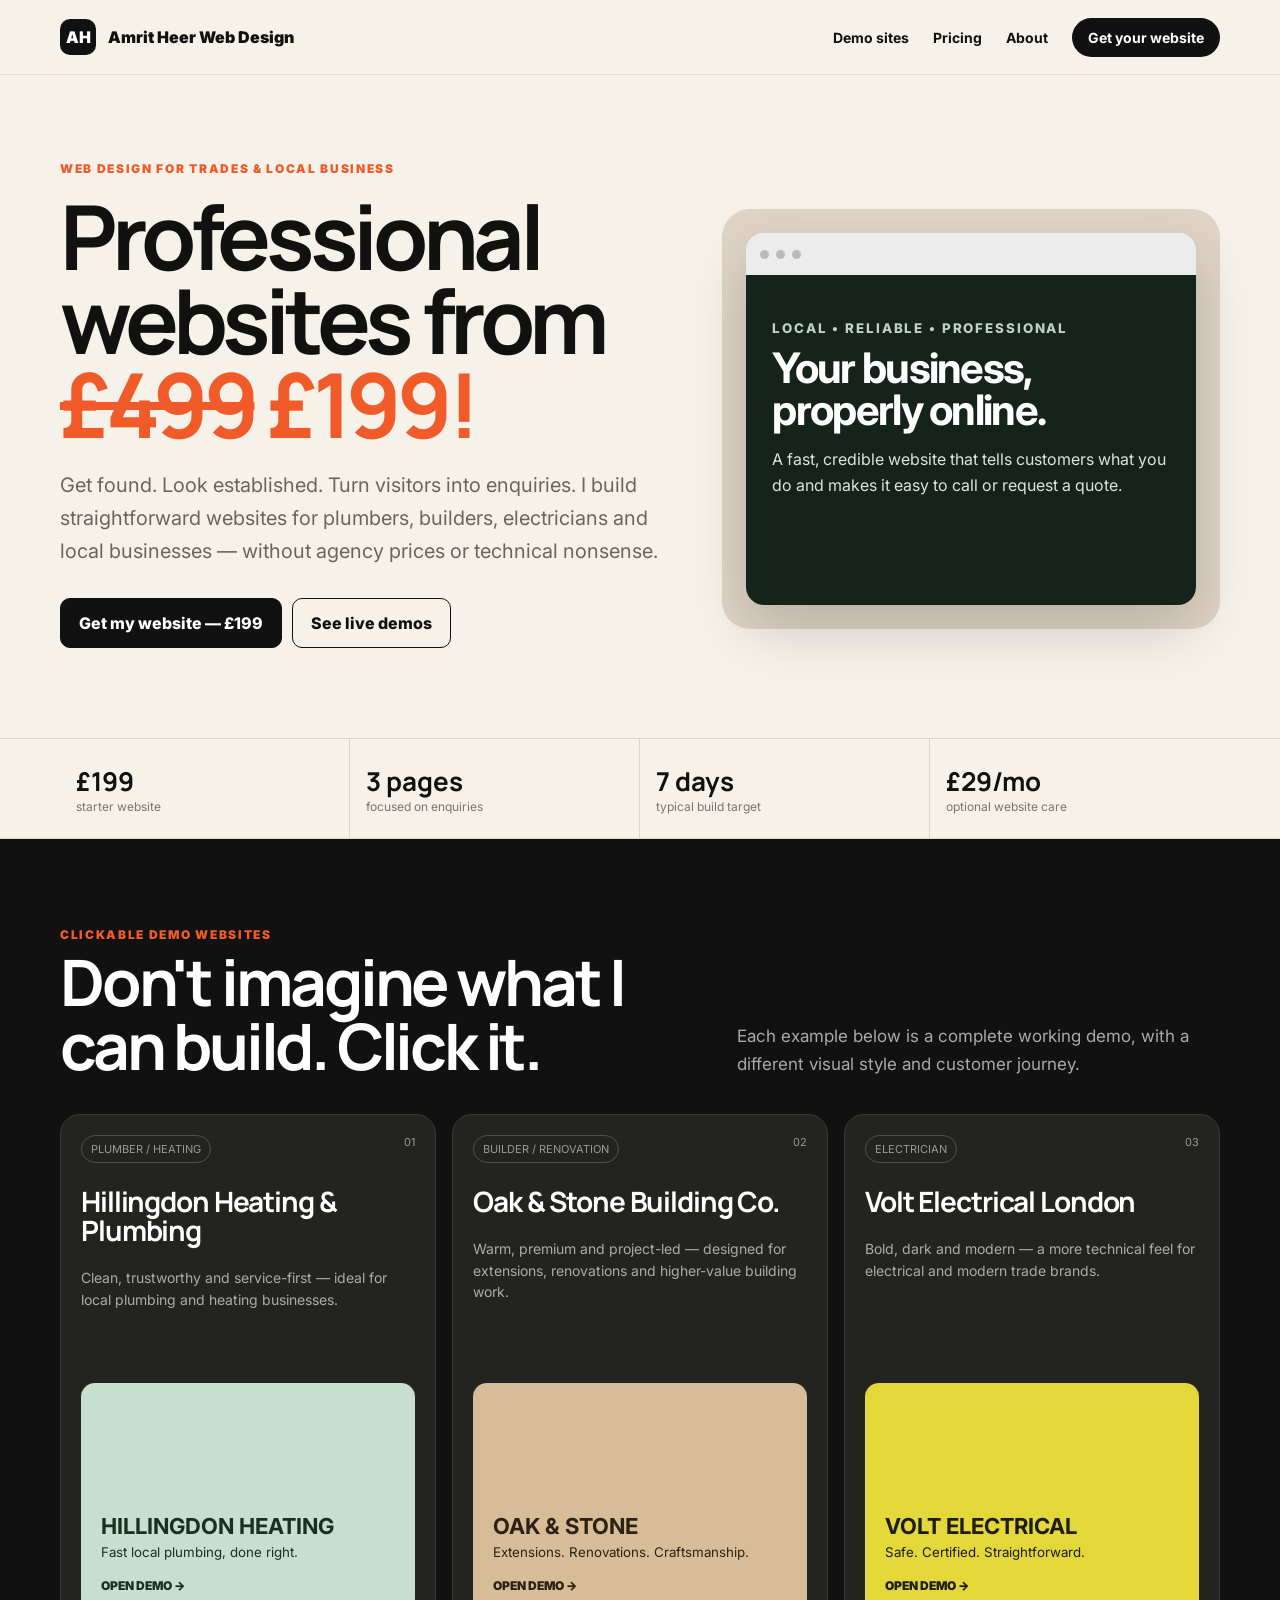
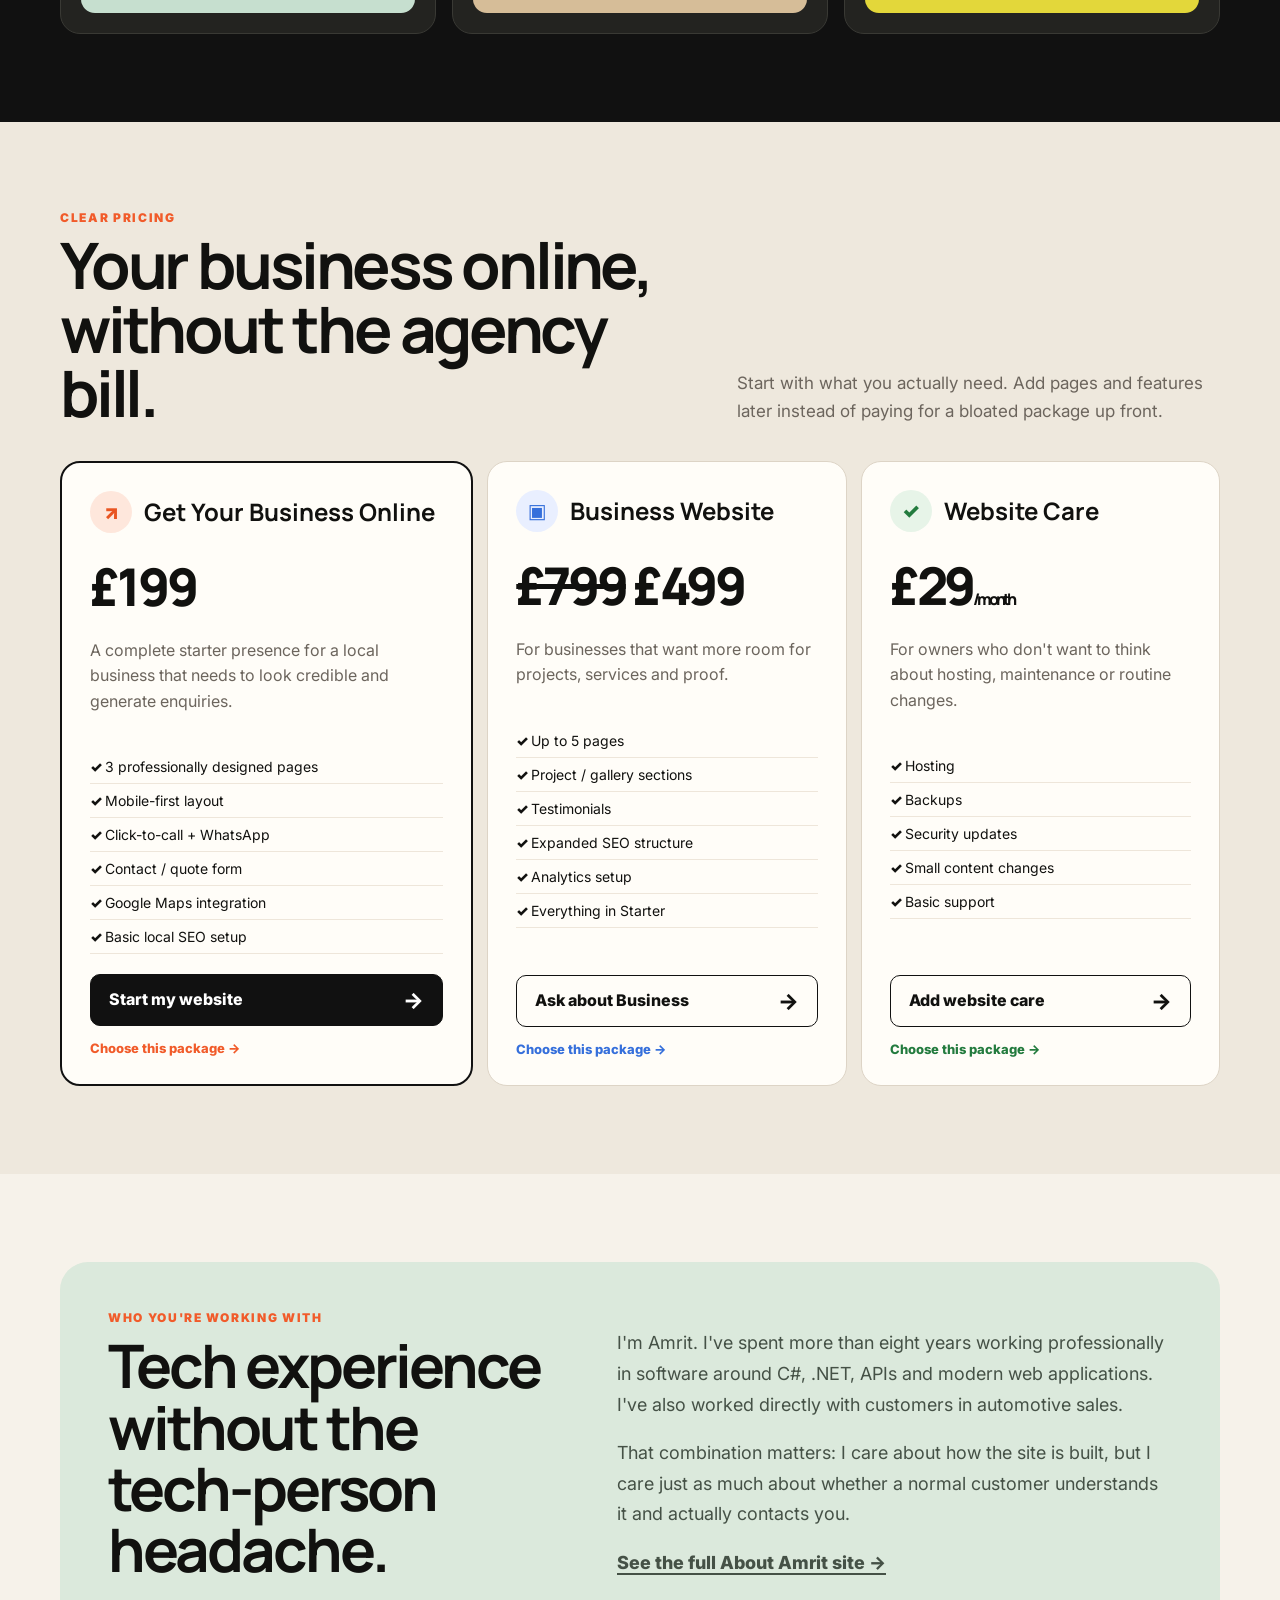
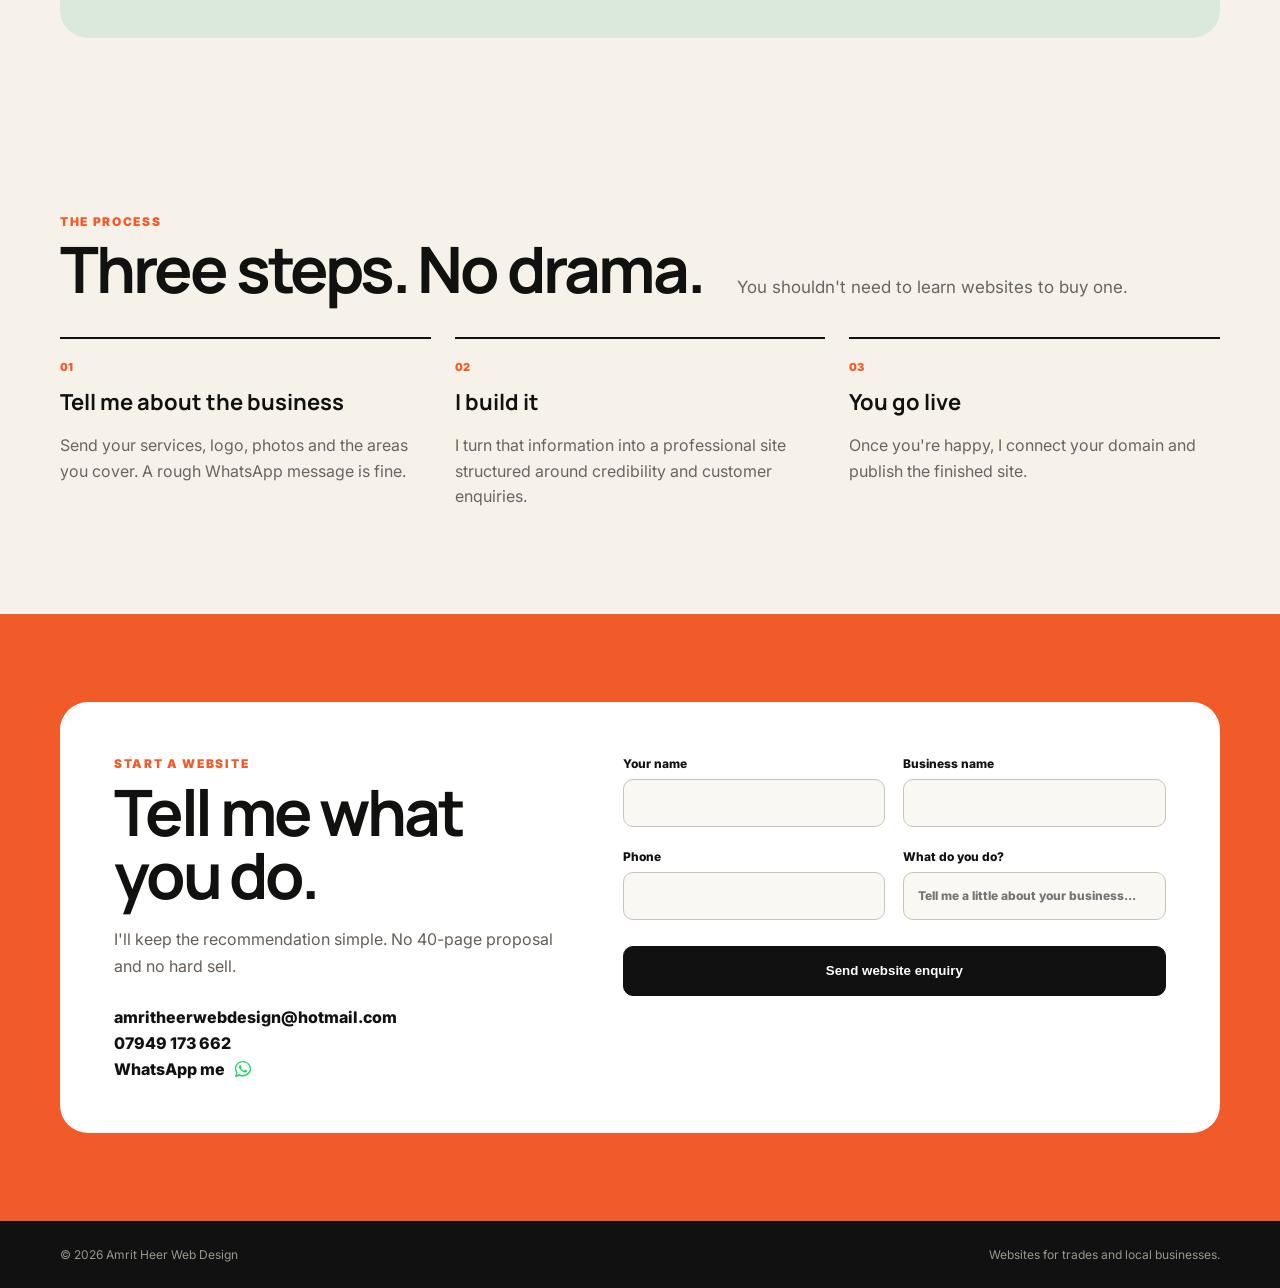
<file: index.html>
<!doctype html>
<html lang='en'>

<head>
    <meta charset='utf-8'>
    <meta name='viewport' content='width=device-width,initial-scale=1'>
    <title>Amrit Heer Web Design | Websites for Trades & Local Businesses</title>
    <meta name='description'
        content='Professional websites for plumbers, builders, electricians and local businesses from £199.'>
    <link rel='preconnect' href='https://fonts.googleapis.com'>
    <link rel='preconnect' href='https://fonts.gstatic.com' crossorigin>
    <link
        href='https://fonts.googleapis.com/css2?family=Inter:wght@400;500;600;700;800&family=Manrope:wght@600;700;800&display=swap'
        rel='stylesheet'>
    <link rel='stylesheet' href='assets/main.css'>
</head>

<body>
    <header>
        <div class='wrap nav'><a class='brand' href='#top'><span class='mark'>AH</span><span data-brand>Amrit Heer Web
                    Design</span></a>
            <nav><a href='#work'>Demo sites</a><a href='#pricing'>Pricing</a><a href='#about'>About</a><a class='cta'
                    href='#contact'>Get your website</a></nav>
        </div>
    </header>
    <main id='top'>
        <section class='hero'>
            <div class='wrap hero-grid'>
                <div>
                    <div class='kicker'>WEB DESIGN FOR TRADES & LOCAL BUSINESS</div>
                    <h1>Professional websites from <em><s>£499</s> £199!</em></h1>
                    <p class='lead'>Get found. Look established. Turn visitors into enquiries. I build straightforward
                        websites for plumbers, builders, electricians and local businesses — without agency prices or
                        technical nonsense.</p>
                    <div class='actions'><a class='btn btn-dark' href='#contact'>Get my website — £199</a><a class='btn'
                            href='#work'>See live demos</a></div>
                </div>
                <div class='panel'>
                    <div class='browser'>
                        <div class='browser-top'><i></i><i></i><i></i></div>
                        <div class='browser-body'><small>LOCAL • RELIABLE • PROFESSIONAL</small><strong>Your
                                business,<br>properly online.</strong>
                            <p>A fast, credible website that tells customers what you do and makes it easy to call or
                                request a quote.</p>
                        </div>
                    </div>
                </div>
            </div>
        </section>
        <section class='metrics'>
            <div class='wrap metrics-grid'>
                <div class='metric'><strong>£199</strong><span>starter website</span></div>
                <div class='metric'><strong>3 pages</strong><span>focused on enquiries</span></div>
                <div class='metric'><strong>7 days</strong><span>typical build target</span></div>
                <div class='metric'><strong>£29/mo</strong><span>optional website care</span></div>
            </div>
        </section>
        <section id='work' class='block work'>
            <div class='wrap'>
                <div class='section-head'>
                    <div>
                        <div class='kicker'>CLICKABLE DEMO WEBSITES</div>
                        <h2>Don't imagine what I can build. Click it.</h2>
                    </div>
                    <p>Each example below is a complete working demo, with a different visual style and customer
                        journey.</p>
                </div>
                <div class='demo-grid'><a class='demo-card' href='demos/plumber/index.html'>
                        <div class='demo-top'><span class='tag'>PLUMBER / HEATING</span><span>01</span></div>
                        <h3>Hillingdon Heating & Plumbing</h3>
                        <p>Clean, trustworthy and service-first — ideal for local plumbing and heating businesses.</p>
                        <div class='mini mini-p'><strong>HILLINGDON HEATING</strong><small>Fast local plumbing, done
                                right.</small><span>OPEN DEMO →</span></div>
                    </a><a class='demo-card' href='demos/builder/index.html'>
                        <div class='demo-top'><span class='tag'>BUILDER / RENOVATION</span><span>02</span></div>
                        <h3>Oak & Stone Building Co.</h3>
                        <p>Warm, premium and project-led — designed for extensions, renovations and higher-value
                            building work.</p>
                        <div class='mini mini-b'><strong>OAK & STONE</strong><small>Extensions. Renovations.
                                Craftsmanship.</small><span>OPEN DEMO →</span></div>
                    </a><a class='demo-card' href='demos/electrician/index.html'>
                        <div class='demo-top'><span class='tag'>ELECTRICIAN</span><span>03</span></div>
                        <h3>Volt Electrical London</h3>
                        <p>Bold, dark and modern — a more technical feel for electrical and modern trade brands.</p>
                        <div class='mini mini-e'><strong>VOLT ELECTRICAL</strong><small>Safe. Certified.
                                Straightforward.</small><span>OPEN DEMO →</span></div>
                    </a></div>
            </div>
        </section>
        <section id='pricing' class='block offer'>
            <div class='wrap'>
                <div class='section-head'>
                    <div>
                        <div class='kicker'>CLEAR PRICING</div>
                        <h2>Your business online, without the agency bill.</h2>
                    </div>
                    <p>Start with what you actually need. Add pages and features later instead of paying for a bloated
                        package up front.</p>
                </div>

                <div class='pricing'>
                    <article class='price-card featured clickable-price-card' data-package='Starter Website — £199'
                        tabindex='0' role='link' aria-label='Choose Get Your Business Online for £199'>
                        <div class='price-card-topline'>
                            <span class='price-icon'>↗</span>
                            <h3>Get Your Business Online</h3>
                        </div>
                        <div class='price'>£199</div>
                        <p>A complete starter presence for a local business that needs to look credible and generate
                            enquiries.</p>
                        <ul>
                            <li>3 professionally designed pages</li>
                            <li>Mobile-first layout</li>
                            <li>Click-to-call + WhatsApp</li>
                            <li>Contact / quote form</li>
                            <li>Google Maps integration</li>
                            <li>Basic local SEO setup</li>
                        </ul>
                        <a class='btn btn-dark price-action' href='#contact' data-package-link='Starter Website — £199'>
                            <span>Start my website</span><span class='btn-arrow'>→</span>
                        </a>
                        <span class='card-learn'>Choose this package →</span>
                    </article>

                    <article class='price-card clickable-price-card' data-package='Business Website — £499' tabindex='0'
                        role='link' aria-label='Choose Business Website for £499'>
                        <div class='price-card-topline'>
                            <span class='price-icon business-icon'>▣</span>
                            <h3>Business Website</h3>
                        </div>
                        <div class='price'><s>£799</s> £499</div>
                        <p>For businesses that want more room for projects, services and proof.</p>
                        <ul>
                            <li>Up to 5 pages</li>
                            <li>Project / gallery sections</li>
                            <li>Testimonials</li>
                            <li>Expanded SEO structure</li>
                            <li>Analytics setup</li>
                            <li>Everything in Starter</li>
                        </ul>
                        <a class='btn price-action' href='#contact' data-package-link='Business Website — £499'>
                            <span>Ask about Business</span><span class='btn-arrow'>→</span>
                        </a>
                        <span class='card-learn'>Choose this package →</span>
                    </article>

                    <article class='price-card clickable-price-card' data-package='Website Care — £29/month'
                        tabindex='0' role='link' aria-label='Choose Website Care for £29 per month'>
                        <div class='price-card-topline'>
                            <span class='price-icon care-icon'>✓</span>
                            <h3>Website Care</h3>
                        </div>
                        <div class='price'>£29<small>/month</small></div>
                        <p>For owners who don't want to think about hosting, maintenance or routine changes.</p>
                        <ul>
                            <li>Hosting</li>
                            <li>Backups</li>
                            <li>Security updates</li>
                            <li>Small content changes</li>
                            <li>Basic support</li>
                        </ul>
                        <a class='btn price-action' href='#contact' data-package-link='Website Care — £29/month'>
                            <span>Add website care</span><span class='btn-arrow'>→</span>
                        </a>
                        <span class='card-learn'>Choose this package →</span>
                    </article>
                </div>
            </div>
        </section>
        <section id='about' class='block'>
            <div class='wrap about-box'>
                <div>
                    <div class='kicker'>WHO YOU'RE WORKING WITH</div>
                    <h2>Tech experience without the tech-person headache.</h2>
                </div>
                <div class='about-copy'>
                    <p>I'm Amrit. I've spent more than eight years working professionally in software around C#, .NET,
                        APIs and modern web applications. I've also worked directly with customers in automotive sales.
                    </p>
                    <p>That combination matters: I care about how the site is built, but I care just as much about
                        whether a normal customer understands it and actually contacts you.</p><a class='text-link'
                        href='about/index.html'>See the full About Amrit site →</a>
                </div>
            </div>
        </section>
        <section class='block'>
            <div class='wrap'>
                <div class='section-head'>
                    <div>
                        <div class='kicker'>THE PROCESS</div>
                        <h2>Three steps. No drama.</h2>
                    </div>
                    <p>You shouldn't need to learn websites to buy one.</p>
                </div>
                <div class='steps'>
                    <div class='step'><span>01</span>
                        <h3>Tell me about the business</h3>
                        <p>Send your services, logo, photos and the areas you cover. A rough WhatsApp message is fine.
                        </p>
                    </div>
                    <div class='step'><span>02</span>
                        <h3>I build it</h3>
                        <p>I turn that information into a professional site structured around credibility and customer
                            enquiries.</p>
                    </div>
                    <div class='step'><span>03</span>
                        <h3>You go live</h3>
                        <p>Once you're happy, I connect your domain and publish the finished site.</p>
                    </div>
                </div>
            </div>
        </section>
        <section id='contact' class='block contact'>
            <div class='wrap contact-card'>

                <div class='contact-intro'>
                    <div class='kicker'>START A WEBSITE</div>
                    <h2>Tell me what you do.</h2>
                    <p>I'll keep the recommendation simple. No 40-page proposal and no hard sell.</p>

                    <div class='direct'>
                        <a data-email>Email</a>
                        <a data-phone>Phone</a>

                        <a class='whatsapp-link'
                            href='https://wa.me/447949173662'
                            target='_blank'
                            rel='noopener'>
                            <span>WhatsApp me</span>
                            <svg viewBox='0 0 32 32' aria-hidden='true'>
                                <path d='M16 3C8.82 3 3 8.52 3 15.33c0 2.38.72 4.6 1.96 6.49L3 29l7.47-1.89A13.46 13.46 0 0 0 16 28c7.18 0 13-5.52 13-12.33S23.18 3 16 3Zm0 22.73c-1.8 0-3.56-.47-5.1-1.36l-.37-.21-4.43 1.12 1.18-4.12-.24-.39A10.14 10.14 0 0 1 5.3 15.33C5.3 9.79 10.1 5.27 16 5.27s10.7 4.52 10.7 10.06S21.9 25.73 16 25.73Zm5.87-7.53c-.32-.15-1.9-.89-2.2-.99-.29-.1-.5-.15-.71.15-.21.29-.82.99-1 1.19-.18.2-.37.22-.69.07-.32-.15-1.35-.47-2.57-1.5-.95-.8-1.59-1.79-1.77-2.09-.19-.3-.02-.46.14-.61.14-.14.32-.36.48-.54.16-.18.21-.3.32-.5.1-.2.05-.38-.03-.54-.08-.15-.71-1.63-.98-2.23-.26-.62-.53-.53-.72-.54h-.61c-.21 0-.56.07-.85.37-.29.3-1.11 1.03-1.11 2.51s1.14 2.91 1.3 3.11c.16.2 2.25 3.28 5.46 4.6.76.31 1.36.5 1.82.64.77.23 1.46.2 2.01.12.61-.09 1.9-.74 2.17-1.45.27-.71.27-1.32.19-1.45-.08-.13-.29-.2-.61-.35Z' />
                            </svg>
                        </a>
                    </div>
                </div>

                <div class='contact-form-wrap'>
                    <form data-lead-form>
                        <div class='form-grid'>
                            <label>
                                Your name
                                <input required name='name'>
                            </label>

                            <label>
                                Business name
                                <input required name='business'>
                            </label>

                            <label>
                                Phone
                                <input name='phone'>
                            </label>

                            <label>
                                What do you do?
                                <input name='message' placeholder='Tell me a little about your business...'>
                            </label>

                            <button class='btn btn-dark' type='submit'>
                                Send website enquiry
                            </button>

                            <div class='form-status' aria-live='polite'></div>
                        </div>
                    </form>
                </div>

            </div>
        </section>
    </main>
    <footer>
        <div class='wrap footer-row'><span>© 2026 <span data-brand>Amrit Heer Web Design</span></span><span>Websites for
                trades and local businesses.</span></div>
    </footer>
    <script src='assets/config.js'></script>
    <script src='assets/shared.js'></script>
</body>

</html>
</file>
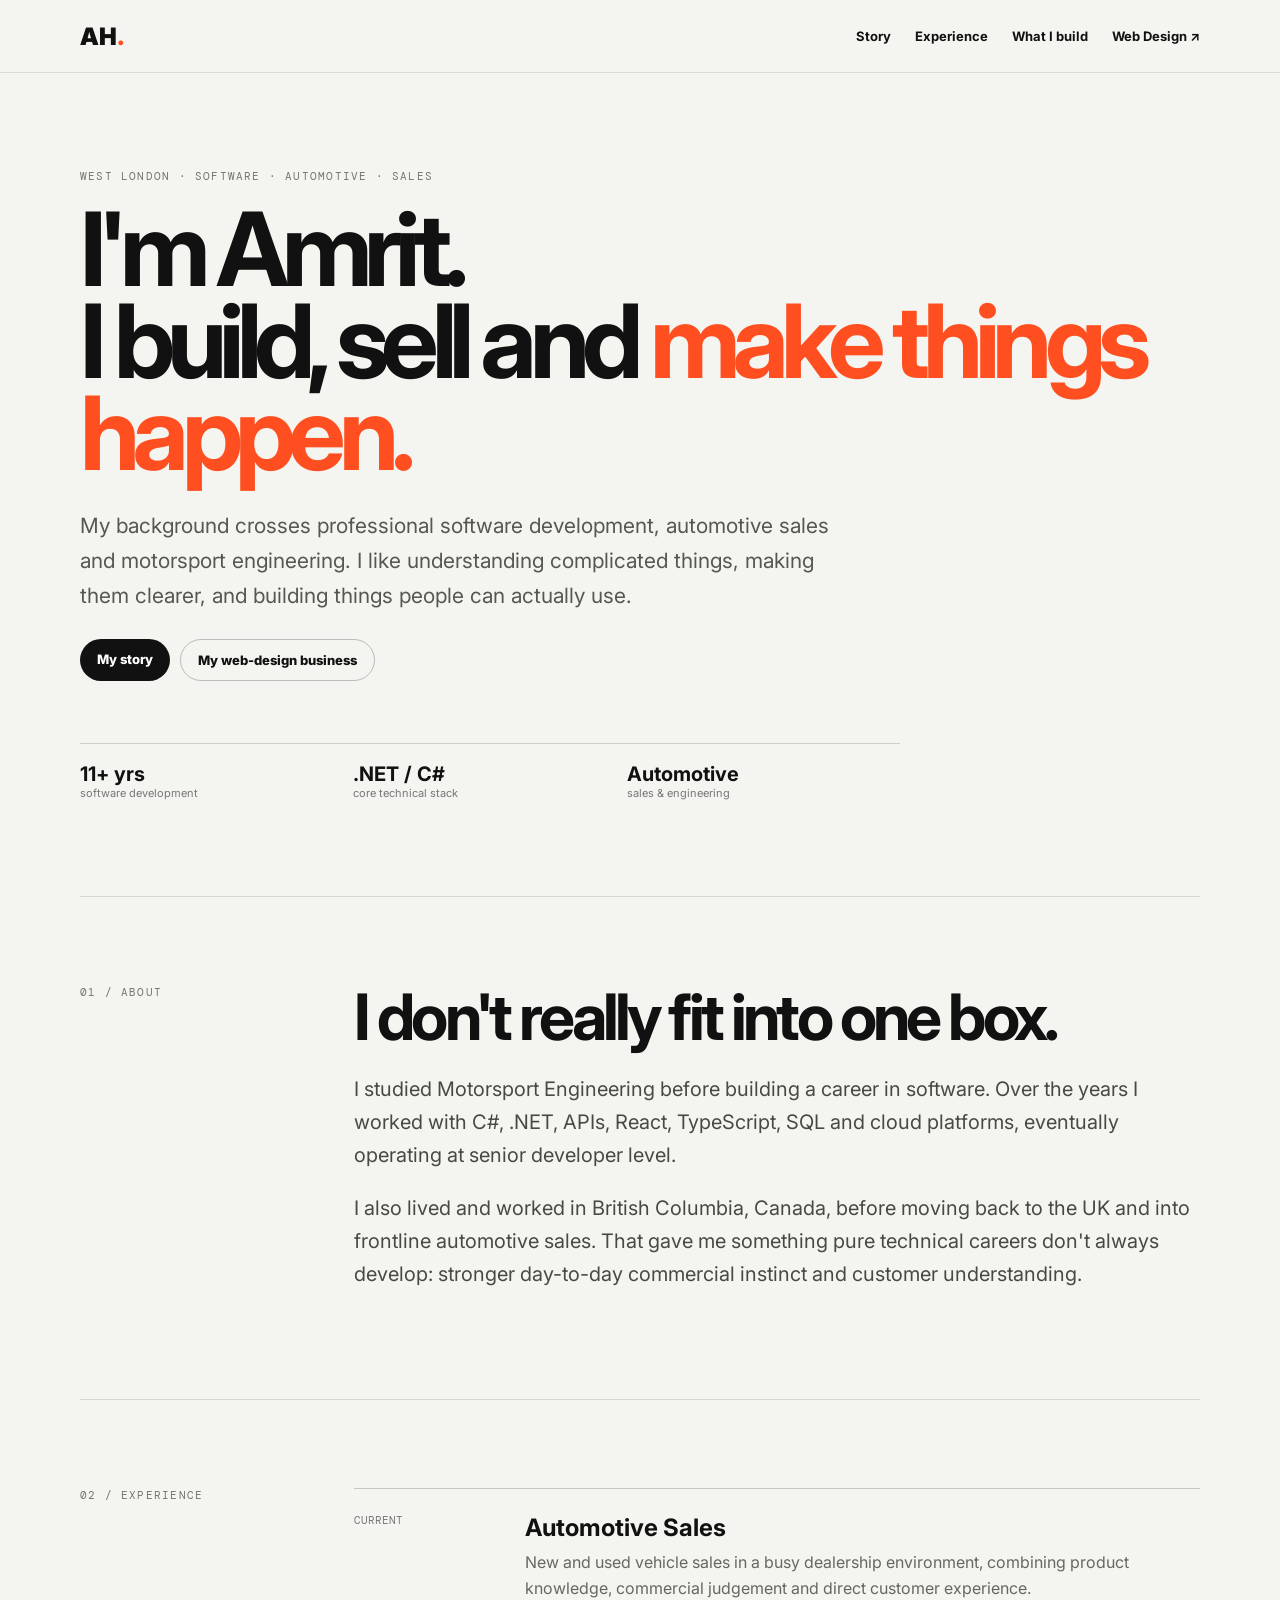
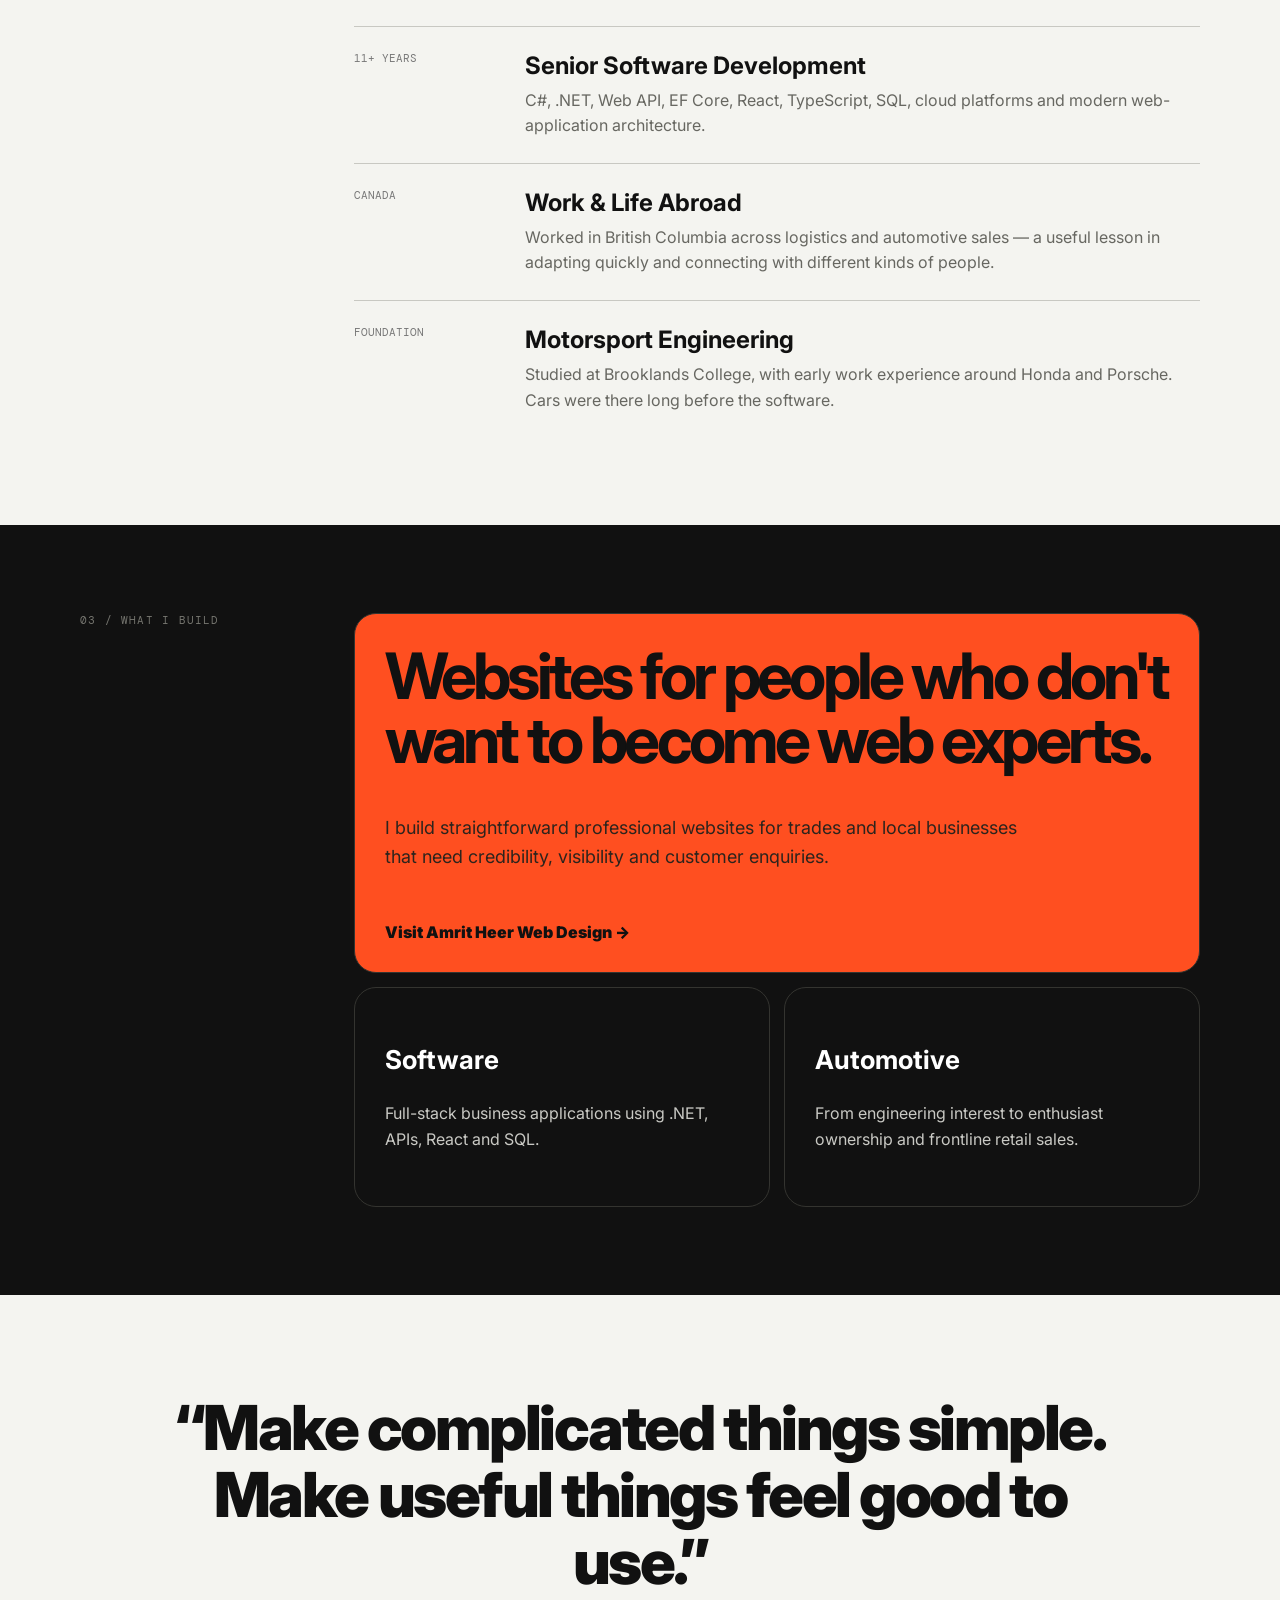
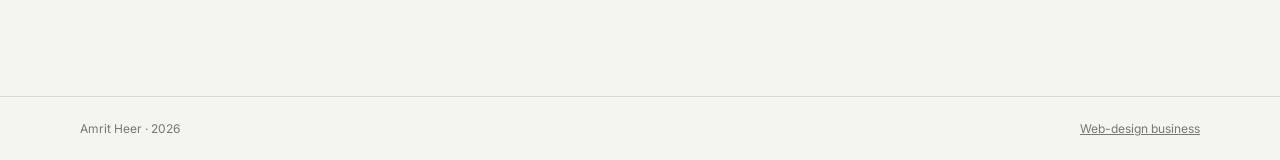
<file: about/index.html>
<!doctype html>
<html lang='en'>

<head>
    <meta charset='utf-8'>
    <meta name='viewport' content='width=device-width,initial-scale=1'>
    <title>Amrit Heer | Software, Automotive & Sales</title>
    <link rel='preconnect' href='https://fonts.googleapis.com'>
    <link rel='preconnect' href='https://fonts.gstatic.com' crossorigin>
    <link
        href='https://fonts.googleapis.com/css2?family=DM+Mono:wght@400;500&family=Inter:wght@400;500;600;700;800;900&display=swap'
        rel='stylesheet'>
    <link rel='stylesheet' href='styles.css'>
</head>

<body>
    <header>
        <div class='wrap nav'><a class='logo' href='#top'>AH<span>.</span></a>
            <nav><a href='#story'>Story</a><a href='#experience'>Experience</a><a href='#build'>What I build</a><a
                    href='../index.html'>Web Design ↗</a></nav>
        </div>
    </header>
    <main id='top'>
        <section class='hero'>
            <div class='wrap'>
                <div class='meta'>WEST LONDON · SOFTWARE · AUTOMOTIVE · SALES</div>
                <h1>I'm Amrit.<br>I build, sell and <em>make things happen.</em></h1>
                <p class='intro'>My background crosses professional software development, automotive sales and
                    motorsport engineering. I like understanding complicated things, making them clearer, and building
                    things people can actually use.</p>
                <div class='buttons'><a class='btn dark' href='#story'>My story</a><a class='btn light'
                        href='../index.html'>My web-design business</a></div>
                <div class='stats'>
                    <div><strong>11+ yrs</strong><span>software development</span></div>
                    <div><strong>.NET / C#</strong><span>core technical stack</span></div>
                    <div><strong>Automotive</strong><span>sales & engineering</span></div>
                </div>
            </div>
        </section>
        <section id='story'>
            <div class='wrap section'>
                <div class='label'>01 / ABOUT</div>
                <div class='story'>
                    <h2>I don't really fit into one box.</h2>
                    <p>I studied Motorsport Engineering before building a career in software. Over the years I worked
                        with C#, .NET, APIs, React, TypeScript, SQL and cloud platforms, eventually operating at senior
                        developer level.</p>
                    <p>I also lived and worked in British Columbia, Canada, before moving back to the UK and into
                        frontline automotive sales. That gave me something pure technical careers don't always develop:
                        stronger day-to-day commercial instinct and customer understanding.</p>
                </div>
            </div>
        </section>
        <section id='experience'>
            <div class='wrap section'>
                <div class='label'>02 / EXPERIENCE</div>
                <div class='timeline'>
                    <article><span>CURRENT</span>
                        <div>
                            <h3>Automotive Sales</h3>
                            <p>New and used vehicle sales in a busy dealership environment, combining product knowledge,
                                commercial judgement and direct customer experience.</p>
                        </div>
                    </article>
                    <article><span>11+ YEARS</span>
                        <div>
                            <h3>Senior Software Development</h3>
                            <p>C#, .NET, Web API, EF Core, React, TypeScript, SQL, cloud platforms and modern
                                web-application architecture.</p>
                        </div>
                    </article>
                    <article><span>CANADA</span>
                        <div>
                            <h3>Work & Life Abroad</h3>
                            <p>Worked in British Columbia across logistics and automotive sales — a useful lesson in
                                adapting quickly and connecting with different kinds of people.</p>
                        </div>
                    </article>
                    <article><span>FOUNDATION</span>
                        <div>
                            <h3>Motorsport Engineering</h3>
                            <p>Studied at Brooklands College, with early work experience around Honda and Porsche. Cars
                                were there long before the software.</p>
                        </div>
                    </article>
                </div>
            </div>
        </section>
        <section id='build' class='darksec'>
            <div class='wrap'>
                <div class='section' style='padding:0;border:0'>
                    <div class='label'>03 / WHAT I BUILD</div>
                    <div class='build-grid'>
                        <div class='card big'>
                            <h2>Websites for people who don't want to become web experts.</h2>
                            <p>I build straightforward professional websites for trades and local businesses that need
                                credibility, visibility and customer enquiries.</p><a href='../index.html'>Visit Amrit
                                Heer Web Design →</a>
                        </div>
                        <div class='card'>
                            <h3>Software</h3>
                            <p>Full-stack business applications using .NET, APIs, React and SQL.</p>
                        </div>
                        <div class='card'>
                            <h3>Automotive</h3>
                            <p>From engineering interest to enthusiast ownership and frontline retail sales.</p>
                        </div>
                    </div>
                </div>
            </div>
        </section>
        <section class='quote'>
            <p>“Make complicated things simple. Make useful things feel good to use.”</p>
        </section>
    </main>
    <footer>
        <div class='wrap footer'><span>Amrit Heer · 2026</span><span><a href='../index.html'>Web-design
                    business</a></span></div>
    </footer>
</body>

</html>
</file>
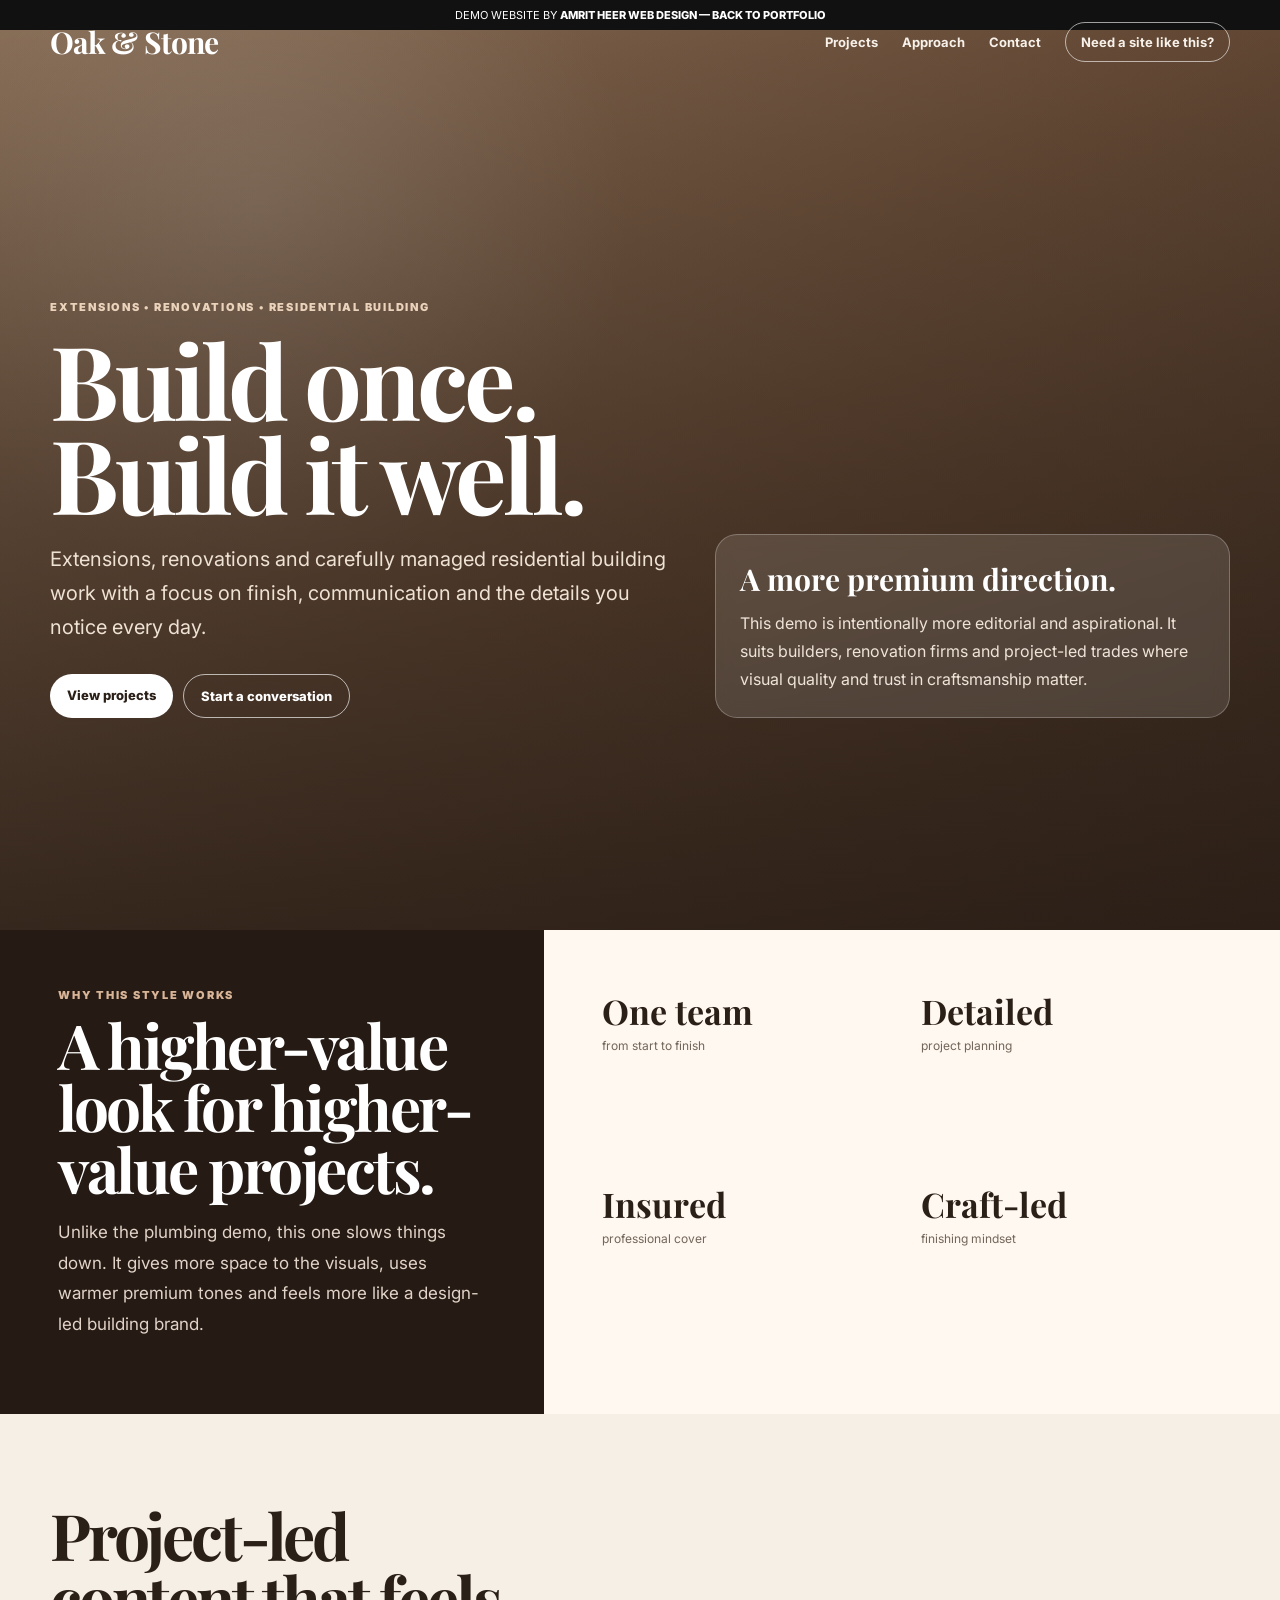
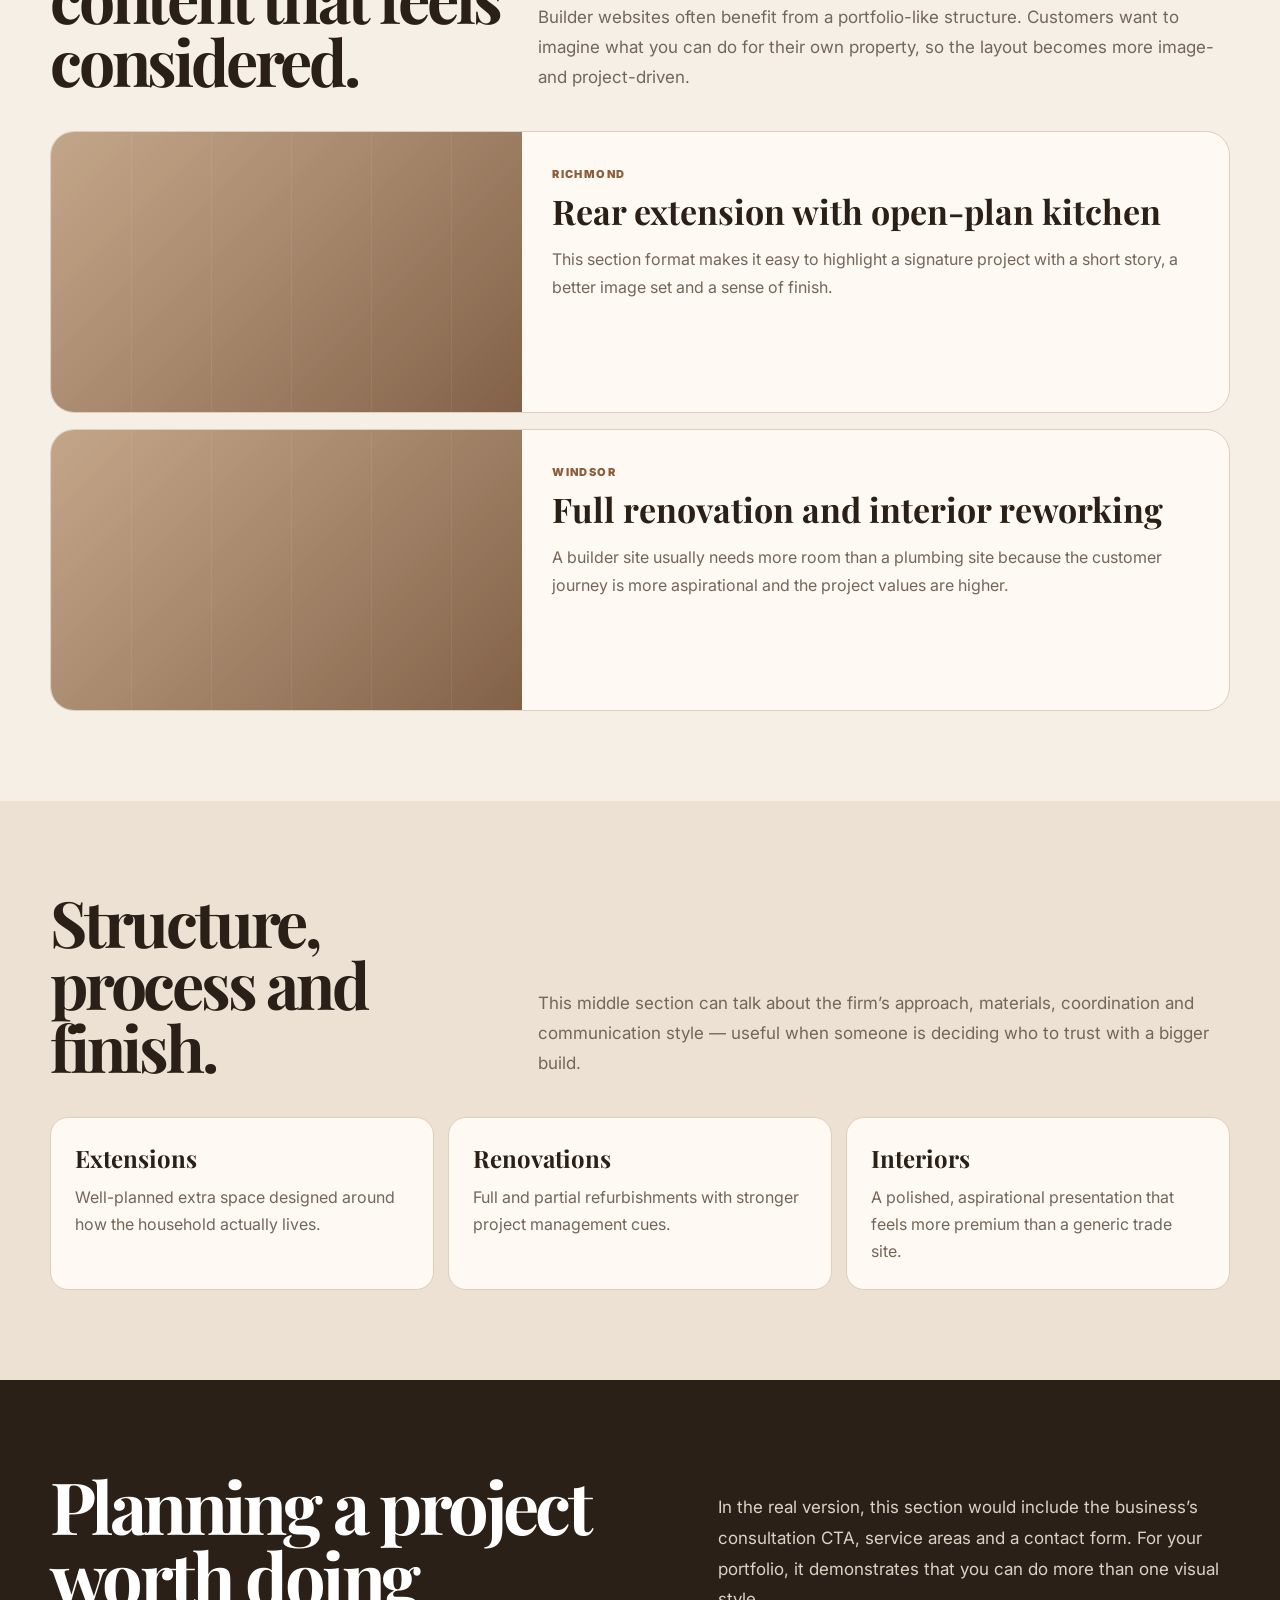
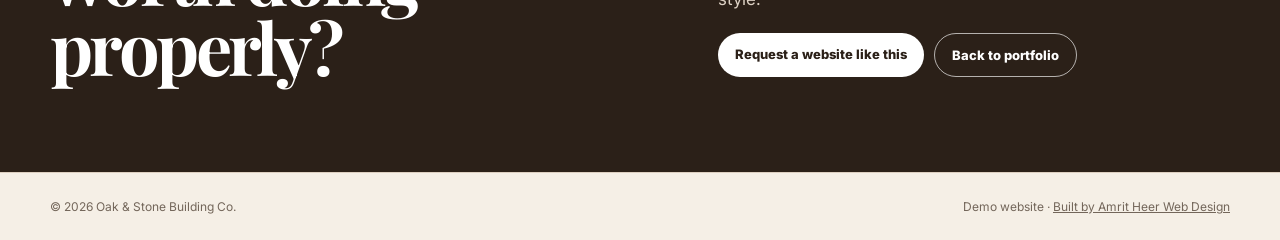
<file: demos/builder/index.html>
<!doctype html>
<html lang="en">

<head>
    <meta charset="utf-8">
    <meta name="viewport" content="width=device-width,initial-scale=1">
    <title>Oak &amp; Stone Building Co. | Demo Website</title>
    <link rel="preconnect" href="https://fonts.googleapis.com">
    <link rel="preconnect" href="https://fonts.gstatic.com" crossorigin>
    <link
        href="https://fonts.googleapis.com/css2?family=Inter:wght@400;500;600;700;800&family=Playfair+Display:wght@600;700;800&display=swap"
        rel="stylesheet">
    <link rel="stylesheet" href="styles.css">
</head>

<body>
    <div class="demo-banner">DEMO WEBSITE BY <a href="../../index.html">AMRIT HEER WEB DESIGN — BACK TO PORTFOLIO</a>
    </div>
    <header>
        <div class="wrap nav"><a class="logo" href="#top">Oak &amp; Stone</a>
            <nav><a href="#projects">Projects</a><a href="#materials">Approach</a><a href="#contact">Contact</a><a
                    class="light" href="../../index.html#contact">Need a site like this?</a></nav>
        </div>
    </header>
    <main id="top">
        <section class="hero">
            <div class="wrap hero-inner">
                <div>
                    <div class="kicker">EXTENSIONS • RENOVATIONS • RESIDENTIAL BUILDING</div>
                    <h1>Build once.<br>Build it well.</h1>
                    <p class="lead">Extensions, renovations and carefully managed residential building work with a focus
                        on finish, communication and the details you notice every day.</p>
                    <div class="actions"><a class="btn btn-primary" href="#projects">View projects</a><a
                            class="btn btn-secondary" href="#contact">Start a conversation</a></div>
                </div>
                <aside class="hero-note"><strong>A more premium direction.</strong>
                    <p>This demo is intentionally more editorial and aspirational. It suits builders, renovation firms
                        and project-led trades where visual quality and trust in craftsmanship matter.</p>
                </aside>
            </div>
        </section>
        <section class="split">
            <div class="intro-panel">
                <div class="kicker">WHY THIS STYLE WORKS</div>
                <h2>A higher-value look for higher-value projects.</h2>
                <p>Unlike the plumbing demo, this one slows things down. It gives more space to the visuals, uses warmer
                    premium tones and feels more like a design-led building brand.</p>
            </div>
            <div class="intro-facts">
                <div class="fact"><strong>One team</strong><span>from start to finish</span></div>
                <div class="fact"><strong>Detailed</strong><span>project planning</span></div>
                <div class="fact"><strong>Insured</strong><span>professional cover</span></div>
                <div class="fact"><strong>Craft-led</strong><span>finishing mindset</span></div>
            </div>
        </section>
        <section id="projects" class="section">
            <div class="wrap">
                <div class="section-head">
                    <h2>Project-led content that feels considered.</h2>
                    <p>Builder websites often benefit from a portfolio-like structure. Customers want to imagine what
                        you can do for their own property, so the layout becomes more image- and project-driven.</p>
                </div>
                <div class="project-list">
                    <article class="project">
                        <div class="project-media"></div>
                        <div class="project-copy"><span>RICHMOND</span>
                            <h3>Rear extension with open-plan kitchen</h3>
                            <p>This section format makes it easy to highlight a signature project with a short story, a
                                better image set and a sense of finish.</p>
                        </div>
                    </article>
                    <article class="project">
                        <div class="project-media"></div>
                        <div class="project-copy"><span>WINDSOR</span>
                            <h3>Full renovation and interior reworking</h3>
                            <p>A builder site usually needs more room than a plumbing site because the customer journey
                                is more aspirational and the project values are higher.</p>
                        </div>
                    </article>
                </div>
            </div>
        </section>
        <section id="materials" class="section materials">
            <div class="wrap">
                <div class="section-head">
                    <h2>Structure, process and finish.</h2>
                    <p>This middle section can talk about the firm’s approach, materials, coordination and communication
                        style — useful when someone is deciding who to trust with a bigger build.</p>
                </div>
                <div class="material-grid">
                    <article class="material">
                        <h3>Extensions</h3>
                        <p>Well-planned extra space designed around how the household actually lives.</p>
                    </article>
                    <article class="material">
                        <h3>Renovations</h3>
                        <p>Full and partial refurbishments with stronger project management cues.</p>
                    </article>
                    <article class="material">
                        <h3>Interiors</h3>
                        <p>A polished, aspirational presentation that feels more premium than a generic trade site.</p>
                    </article>
                </div>
            </div>
        </section>
        <section id="contact" class="cta-band">
            <div class="wrap cta-box">
                <div>
                    <h2>Planning a project worth doing properly?</h2>
                </div>
                <div>
                    <p>In the real version, this section would include the business’s consultation CTA, service areas
                        and a contact form. For your portfolio, it demonstrates that you can do more than one visual
                        style.</p>
                    <div class="cta-actions">
                        <a class="btn btn-primary" href="../../index.html#contact">
                            Request a website like this
                        </a>

                        <a class="btn btn-secondary" href="../../index.html">
                            Back to portfolio
                        </a>
                    </div>
                </div>
            </div>
        </section>
    </main>
    <footer>
        <div class="wrap foot"><span>© 2026 Oak &amp; Stone Building Co.</span><span>Demo website · <a
                    href="../../index.html">Built by Amrit Heer Web Design</a></span></div>
</footer>


<!-- ==========================================
     SPADE / CONCRETE CLICK EFFECT
=========================================== -->

<script>

    (() => {

        const reducedMotion =
            window.matchMedia(
                "(prefers-reduced-motion: reduce)"
            );


        function createConcreteImpact(x, y) {

            if (reducedMotion.matches) {
                return;
            }


            /*
             * MAIN EFFECT CONTAINER
             */

            const burst =
                document.createElement("div");

            burst.className =
                "concrete-burst";

            burst.style.left =
                `${x}px`;

            burst.style.top =
                `${y}px`;

            burst.setAttribute(
                "aria-hidden",
                "true"
            );


            /*
             * DUST CLOUD
             */

            const dust =
                document.createElement("span");

            dust.className =
                "concrete-dust";

            burst.appendChild(dust);


            /*
             * CONCRETE / STONE CHUNKS
             */

            const chunkColours = [

                "#c9beb1",
                "#b0a69b",
                "#978e84",
                "#d3c8bb",
                "#827970",
                "#aaa198"

            ];


            const chunkCount = 11;


            for (
                let i = 0;
                i < chunkCount;
                i++
            ) {

                const chunk =
                    document.createElement("span");


                chunk.className =
                    "concrete-chunk";


                const angle =
                    (
                        Math.PI *
                        2 *
                        i
                    ) /
                    chunkCount
                    +
                    Math.random() * 0.55;


                const distance =
                    24 +
                    Math.random() * 48;


                const dx =
                    Math.cos(angle)
                    *
                    distance;


                const dy =
                    Math.sin(angle)
                    *
                    distance;


                const size =
                    4 +
                    Math.random() * 7;


                const startRotation =
                    Math.random() * 100;


                const endRotation =
                    startRotation +
                    120 +
                    Math.random() * 240;


                const colour =
                    chunkColours[
                        Math.floor(
                            Math.random() *
                            chunkColours.length
                        )
                    ];


                chunk.style.setProperty(
                    "--dx",
                    `${dx}px`
                );


                chunk.style.setProperty(
                    "--dy",
                    `${dy}px`
                );


                chunk.style.setProperty(
                    "--size",
                    `${size}px`
                );


                chunk.style.setProperty(
                    "--start-rot",
                    `${startRotation}deg`
                );


                chunk.style.setProperty(
                    "--end-rot",
                    `${endRotation}deg`
                );


                chunk.style.setProperty(
                    "--chunk-colour",
                    colour
                );


                chunk.style.animationDelay =
                    `${Math.random() * 45}ms`;


                burst.appendChild(chunk);

            }


            /*
             * SMALL CONCRETE DUST PARTICLES
             */

            const speckCount = 14;


            for (
                let i = 0;
                i < speckCount;
                i++
            ) {

                const speck =
                    document.createElement("span");


                speck.className =
                    "concrete-speck";


                const angle =
                    Math.random()
                    *
                    Math.PI
                    *
                    2;


                const distance =
                    18 +
                    Math.random() * 55;


                const dx =
                    Math.cos(angle)
                    *
                    distance;


                const dy =
                    Math.sin(angle)
                    *
                    distance;


                speck.style.setProperty(
                    "--dx",
                    `${dx}px`
                );


                speck.style.setProperty(
                    "--dy",
                    `${dy}px`
                );


                speck.style.animationDelay =
                    `${Math.random() * 60}ms`;


                burst.appendChild(speck);

            }


            /*
             * ADD IT TO PAGE
             */

            document.body.appendChild(
                burst
            );


            /*
             * CLEAN IT UP AFTERWARDS
             */

            window.setTimeout(
                () => {

                    burst.remove();

                },
                800
            );

        }


        /*
         * POINTERDOWN SUPPORTS:
         *
         * Mouse
         * Touch
         * Stylus
         */

        document.addEventListener(

            "pointerdown",

            (event) => {


                /*
                 * Don't fire from
                 * right/middle mouse buttons.
                 */

                if (
                    event.pointerType ===
                    "mouse"
                    &&
                    event.button !== 0
                ) {

                    return;

                }


                createConcreteImpact(

                    event.clientX,

                    event.clientY

                );

            },

            {
                passive: true
            }

        );

    })();

</script>


</body>

</html>
</file>
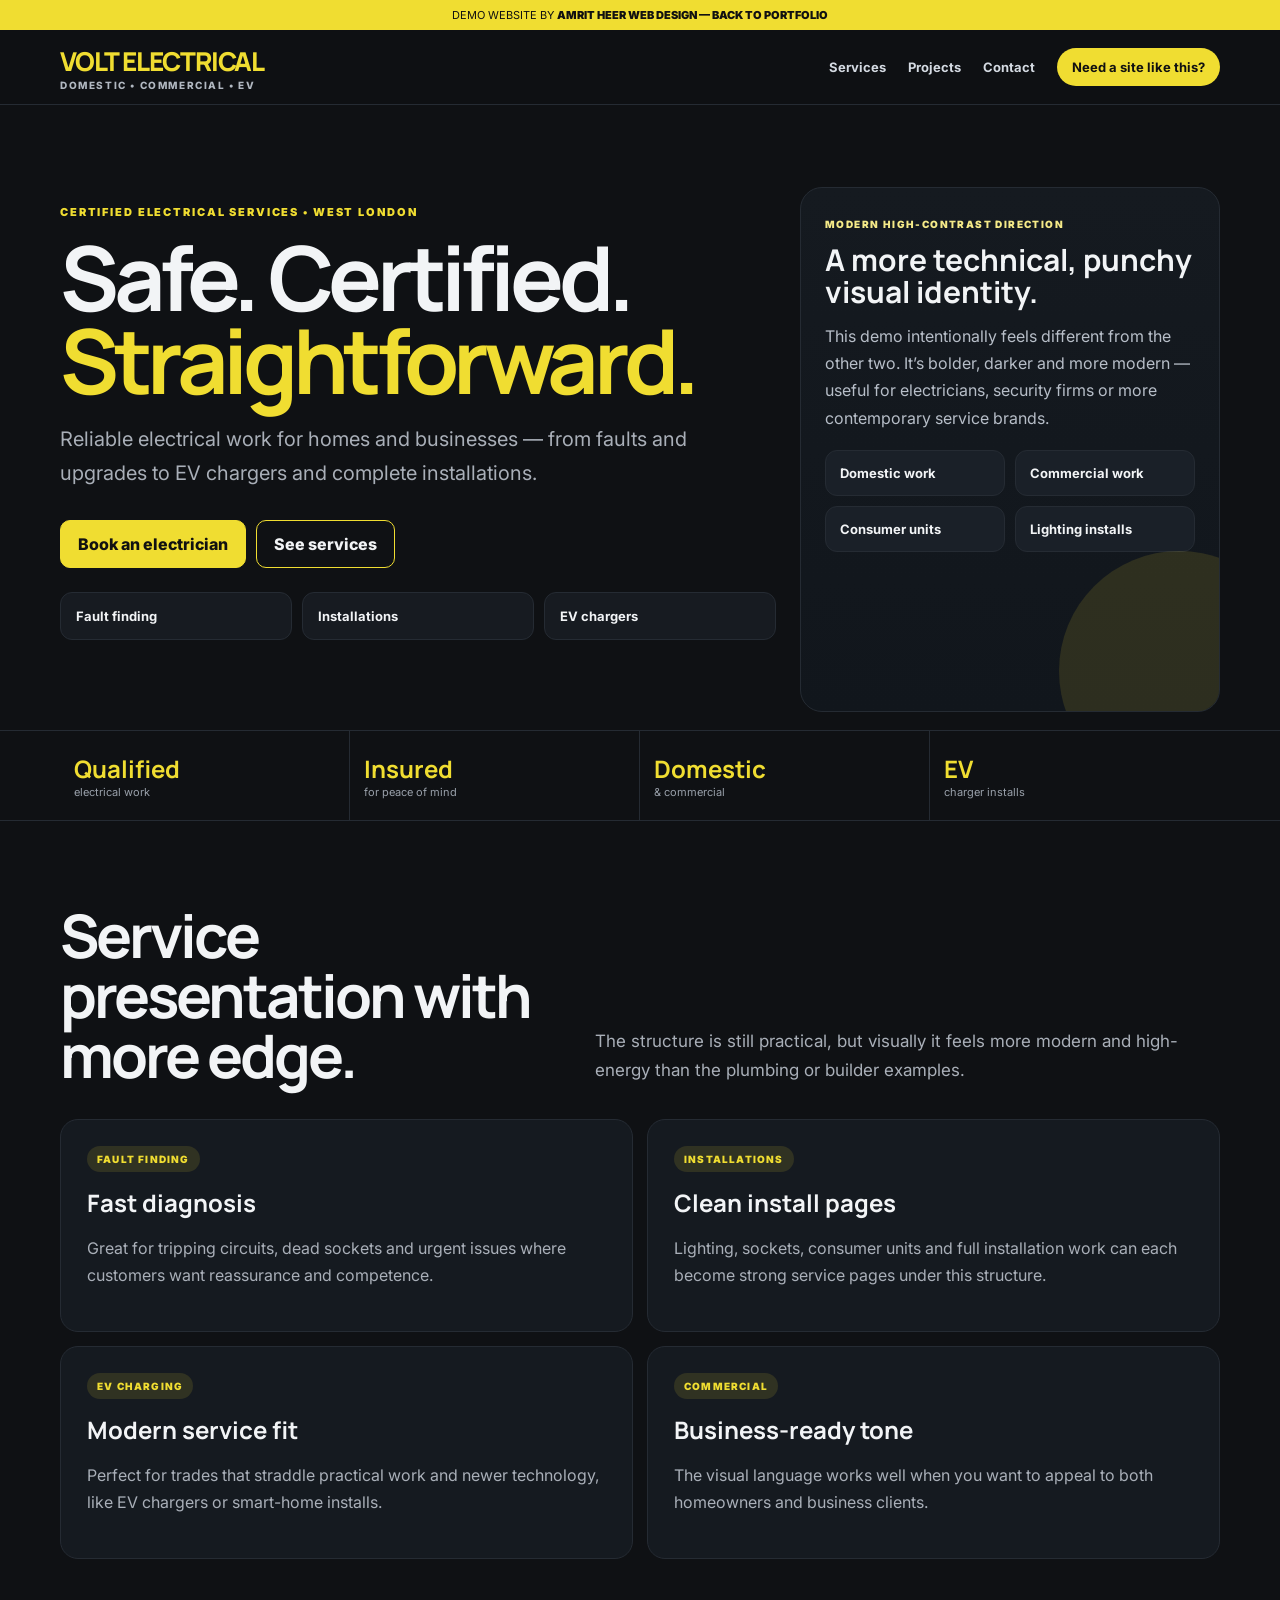
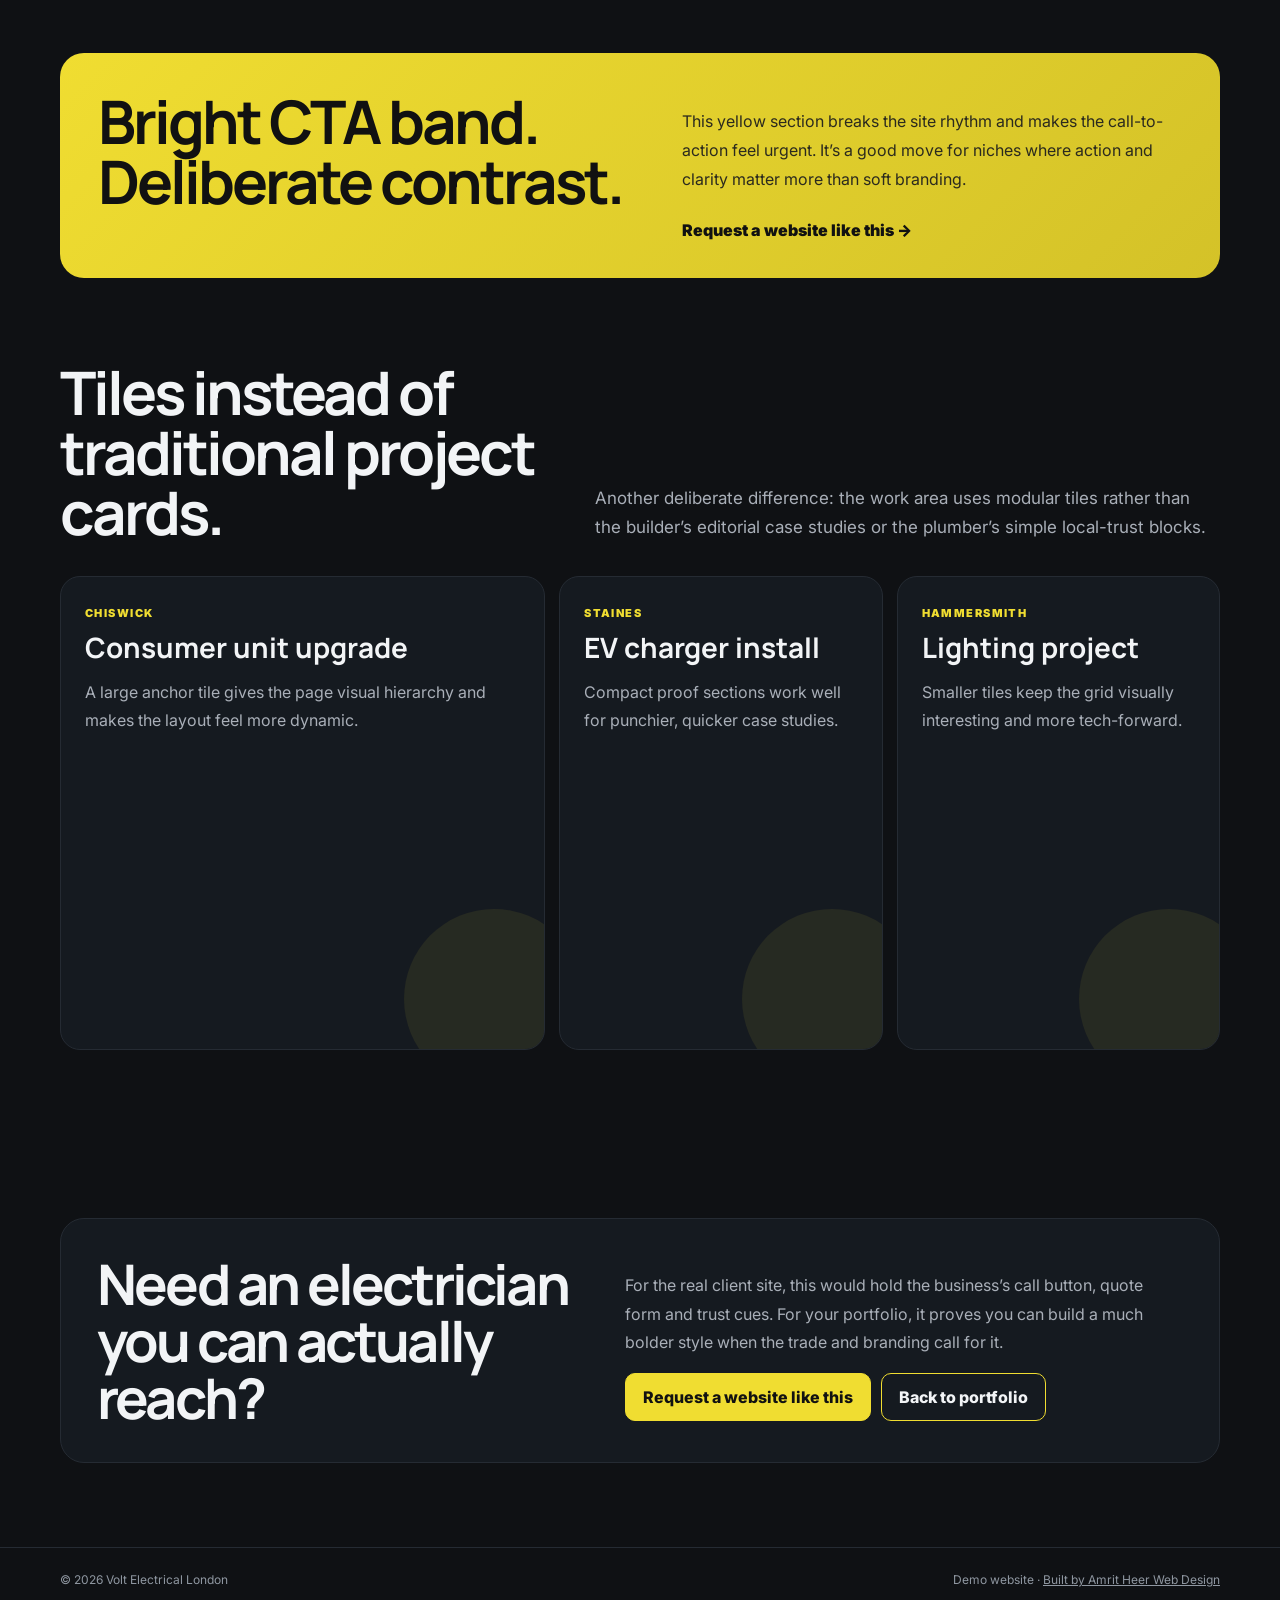
<file: demos/electrician/index.html>
<!doctype html>
<html lang="en">

<head>
    <meta charset="utf-8">
    <meta name="viewport" content="width=device-width,initial-scale=1">
    <title>Volt Electrical London | Demo Website</title>

    <link rel="preconnect" href="https://fonts.googleapis.com">
    <link rel="preconnect" href="https://fonts.gstatic.com" crossorigin>

    <link
        href="https://fonts.googleapis.com/css2?family=Inter:wght@400;500;600;700;800&family=Manrope:wght@600;700;800&display=swap"
        rel="stylesheet">

    <link rel="stylesheet" href="styles.css">
</head>

<body>

    <div class="demo-banner">
        DEMO WEBSITE BY
        <a href="../../index.html">
            AMRIT HEER WEB DESIGN — BACK TO PORTFOLIO
        </a>
    </div>

    <header>
        <div class="wrap nav">

            <a class="logo" href="#top">
                VOLT ELECTRICAL
                <small>DOMESTIC • COMMERCIAL • EV</small>
            </a>

            <nav>
                <a href="#services">Services</a>
                <a href="#projects">Projects</a>
                <a href="#contact">Contact</a>

                <a class="cta" href="../../index.html#contact">
                    Need a site like this?
                </a>
            </nav>

        </div>
    </header>

    <main id="top">

        <section class="hero">

            <div class="wrap hero-shell">

                <div class="hero-copy">

                    <div class="kicker">
                        CERTIFIED ELECTRICAL SERVICES • WEST LONDON
                    </div>

                    <h1>
                        Safe. Certified.<br>
                        <em>Straightforward.</em>
                    </h1>

                    <p class="lead">
                        Reliable electrical work for homes and businesses —
                        from faults and upgrades to EV chargers and complete
                        installations.
                    </p>

                    <div class="actions">

                        <a class="btn btn-primary" href="#contact">
                            Book an electrician
                        </a>

                        <a class="btn btn-secondary" href="#services">
                            See services
                        </a>

                    </div>

                    <div class="alert-strip">
                        <div>Fault finding</div>
                        <div>Installations</div>
                        <div>EV chargers</div>
                    </div>

                </div>

                <aside class="side-panel">

                    <small>MODERN HIGH-CONTRAST DIRECTION</small>

                    <strong>
                        A more technical, punchy visual identity.
                    </strong>

                    <p>
                        This demo intentionally feels different from the other
                        two. It’s bolder, darker and more modern — useful for
                        electricians, security firms or more contemporary
                        service brands.
                    </p>

                    <div class="side-grid">
                        <div>Domestic work</div>
                        <div>Commercial work</div>
                        <div>Consumer units</div>
                        <div>Lighting installs</div>
                    </div>

                </aside>

            </div>

            <div class="band">

                <div class="wrap band-grid">

                    <div>
                        <strong>Qualified</strong>
                        <span>electrical work</span>
                    </div>

                    <div>
                        <strong>Insured</strong>
                        <span>for peace of mind</span>
                    </div>

                    <div>
                        <strong>Domestic</strong>
                        <span>& commercial</span>
                    </div>

                    <div>
                        <strong>EV</strong>
                        <span>charger installs</span>
                    </div>

                </div>

            </div>

        </section>


        <section id="services" class="section">

            <div class="wrap">

                <div class="section-head">

                    <h2>
                        Service presentation with more edge.
                    </h2>

                    <p>
                        The structure is still practical, but visually it feels
                        more modern and high-energy than the plumbing or builder
                        examples.
                    </p>

                </div>

                <div class="service-layout">

                    <article class="service">

                        <span>FAULT FINDING</span>

                        <h3>Fast diagnosis</h3>

                        <p>
                            Great for tripping circuits, dead sockets and urgent
                            issues where customers want reassurance and competence.
                        </p>

                    </article>


                    <article class="service">

                        <span>INSTALLATIONS</span>

                        <h3>Clean install pages</h3>

                        <p>
                            Lighting, sockets, consumer units and full installation
                            work can each become strong service pages under this
                            structure.
                        </p>

                    </article>


                    <article class="service">

                        <span>EV CHARGING</span>

                        <h3>Modern service fit</h3>

                        <p>
                            Perfect for trades that straddle practical work and
                            newer technology, like EV chargers or smart-home
                            installs.
                        </p>

                    </article>


                    <article class="service">

                        <span>COMMERCIAL</span>

                        <h3>Business-ready tone</h3>

                        <p>
                            The visual language works well when you want to appeal
                            to both homeowners and business clients.
                        </p>

                    </article>

                </div>

            </div>

        </section>


        <section class="statement">

            <div class="wrap statement-box">

                <div>

                    <h2>
                        Bright CTA band.<br>
                        Deliberate contrast.
                    </h2>

                </div>

                <div>

                    <p>
                        This yellow section breaks the site rhythm and makes the
                        call-to-action feel urgent. It’s a good move for niches
                        where action and clarity matter more than soft branding.
                    </p>

                    <a href="../../index.html#contact">
                        Request a website like this →
                    </a>

                </div>

            </div>

        </section>


        <section id="projects" class="section">

            <div class="wrap">

                <div class="section-head">

                    <h2>
                        Tiles instead of traditional project cards.
                    </h2>

                    <p>
                        Another deliberate difference: the work area uses modular
                        tiles rather than the builder’s editorial case studies or
                        the plumber’s simple local-trust blocks.
                    </p>

                </div>

                <div class="grid-projects">

                    <article class="tile large">

                        <span>CHISWICK</span>

                        <h3>
                            Consumer unit upgrade
                        </h3>

                        <p>
                            A large anchor tile gives the page visual hierarchy
                            and makes the layout feel more dynamic.
                        </p>

                    </article>


                    <article class="tile">

                        <span>STAINES</span>

                        <h3>
                            EV charger install
                        </h3>

                        <p>
                            Compact proof sections work well for punchier,
                            quicker case studies.
                        </p>

                    </article>


                    <article class="tile">

                        <span>HAMMERSMITH</span>

                        <h3>
                            Lighting project
                        </h3>

                        <p>
                            Smaller tiles keep the grid visually interesting
                            and more tech-forward.
                        </p>

                    </article>

                </div>

            </div>

        </section>


        <section id="contact" class="section">

            <div class="wrap cta-box">

                <div>

                    <h2>
                        Need an electrician you can actually reach?
                    </h2>

                </div>

                <div>

                    <p>
                        For the real client site, this would hold the business’s
                        call button, quote form and trust cues. For your portfolio,
                        it proves you can build a much bolder style when the trade
                        and branding call for it.
                    </p>

                    <div class="links">

                        <a
                            class="btn btn-primary"
                            href="../../index.html#contact">

                            Request a website like this

                        </a>

                        <a
                            class="btn btn-secondary"
                            href="../../index.html">

                            Back to portfolio

                        </a>

                    </div>

                </div>

            </div>

        </section>

    </main>


    <footer>

        <div class="wrap foot">

            <span>
                © 2026 Volt Electrical London
            </span>

            <span>
                Demo website ·
                <a href="../../index.html">
                    Built by Amrit Heer Web Design
                </a>
            </span>

        </div>

    </footer>


    <!-- ELECTRIC CLICK / TAP EFFECT -->
    <script>

        (() => {

            const reducedMotion =
                window.matchMedia("(prefers-reduced-motion: reduce)");


            function createSpark(x, y) {

                if (reducedMotion.matches) return;


                const burst = document.createElement("div");

                burst.className = "electric-burst";

                burst.style.left = `${x}px`;
                burst.style.top = `${y}px`;

                burst.setAttribute("aria-hidden", "true");


                /*
                 * CENTRAL FLASH
                 */

                const flash = document.createElement("span");

                flash.className = "electric-flash";

                burst.appendChild(flash);


                /*
                 * LIGHTNING BOLT
                 */

                const bolt = document.createElement("span");

                bolt.className = "electric-bolt";

                bolt.textContent = "⚡";

                burst.appendChild(bolt);


                /*
                 * ELECTRIC PARTICLES
                 */

                const particles = 10;


                for (let i = 0; i < particles; i++) {

                    const particle =
                        document.createElement("span");

                    particle.className =
                        "electric-particle";


                    const angle =
                        (Math.PI * 2 * i) / particles +
                        (Math.random() * 0.35);


                    const distance =
                        22 + Math.random() * 34;


                    const dx =
                        Math.cos(angle) * distance;


                    const dy =
                        Math.sin(angle) * distance;


                    const rotate =
                        Math.round(Math.random() * 180);


                    particle.style.setProperty(
                        "--dx",
                        `${dx}px`
                    );


                    particle.style.setProperty(
                        "--dy",
                        `${dy}px`
                    );


                    particle.style.setProperty(
                        "--rot",
                        `${rotate}deg`
                    );


                    particle.style.animationDelay =
                        `${Math.random() * 40}ms`;


                    burst.appendChild(particle);

                }


                document.body.appendChild(burst);


                /*
                 * REMOVE EFFECT AFTER ANIMATION
                 */

                window.setTimeout(() => {

                    burst.remove();

                }, 650);

            }


            /*
             * POINTERDOWN WORKS FOR:
             *
             * Mouse
             * Touch
             * Stylus
             */

            document.addEventListener(

                "pointerdown",

                (event) => {

                    /*
                     * Only trigger on left mouse button.
                     * Touch events are unaffected.
                     */

                    if (
                        event.pointerType === "mouse" &&
                        event.button !== 0
                    ) {

                        return;

                    }


                    createSpark(
                        event.clientX,
                        event.clientY
                    );

                },

                {
                    passive: true
                }

            );

        })();

    </script>

</body>

</html>
</file>
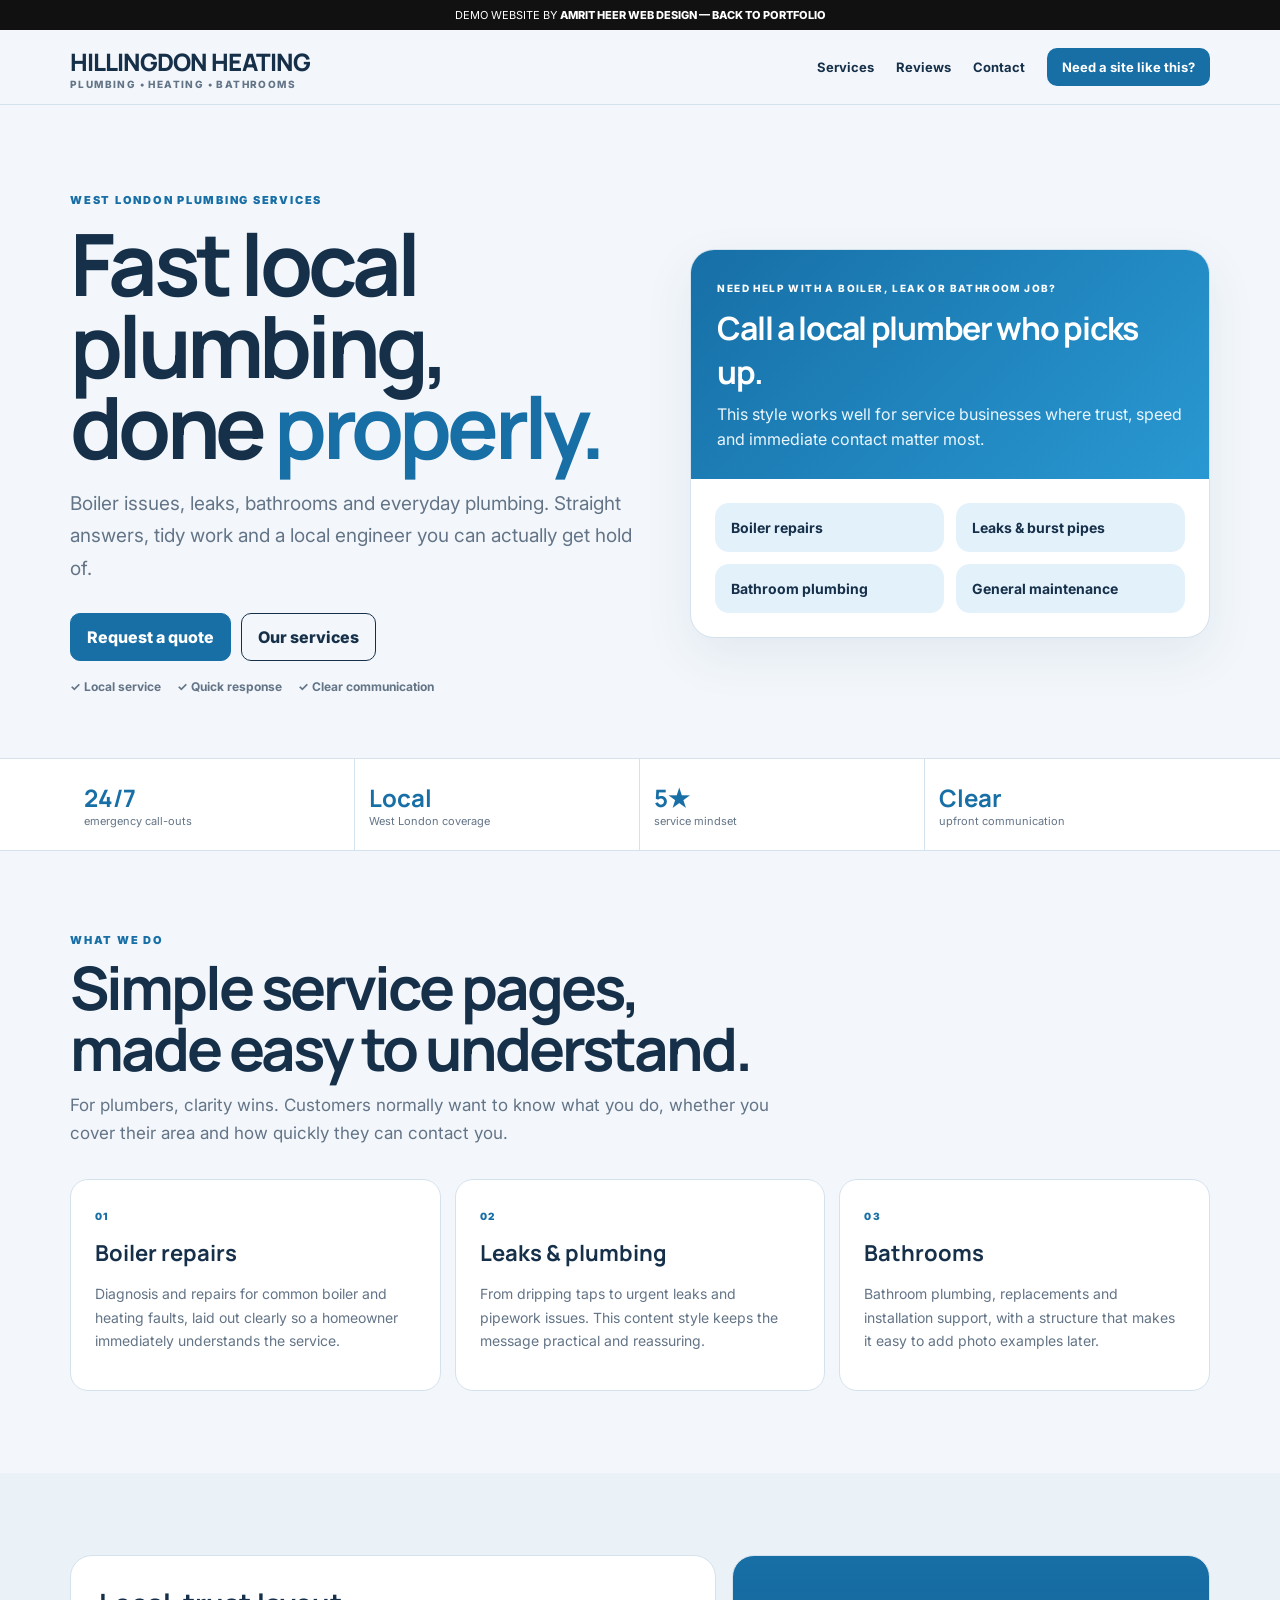
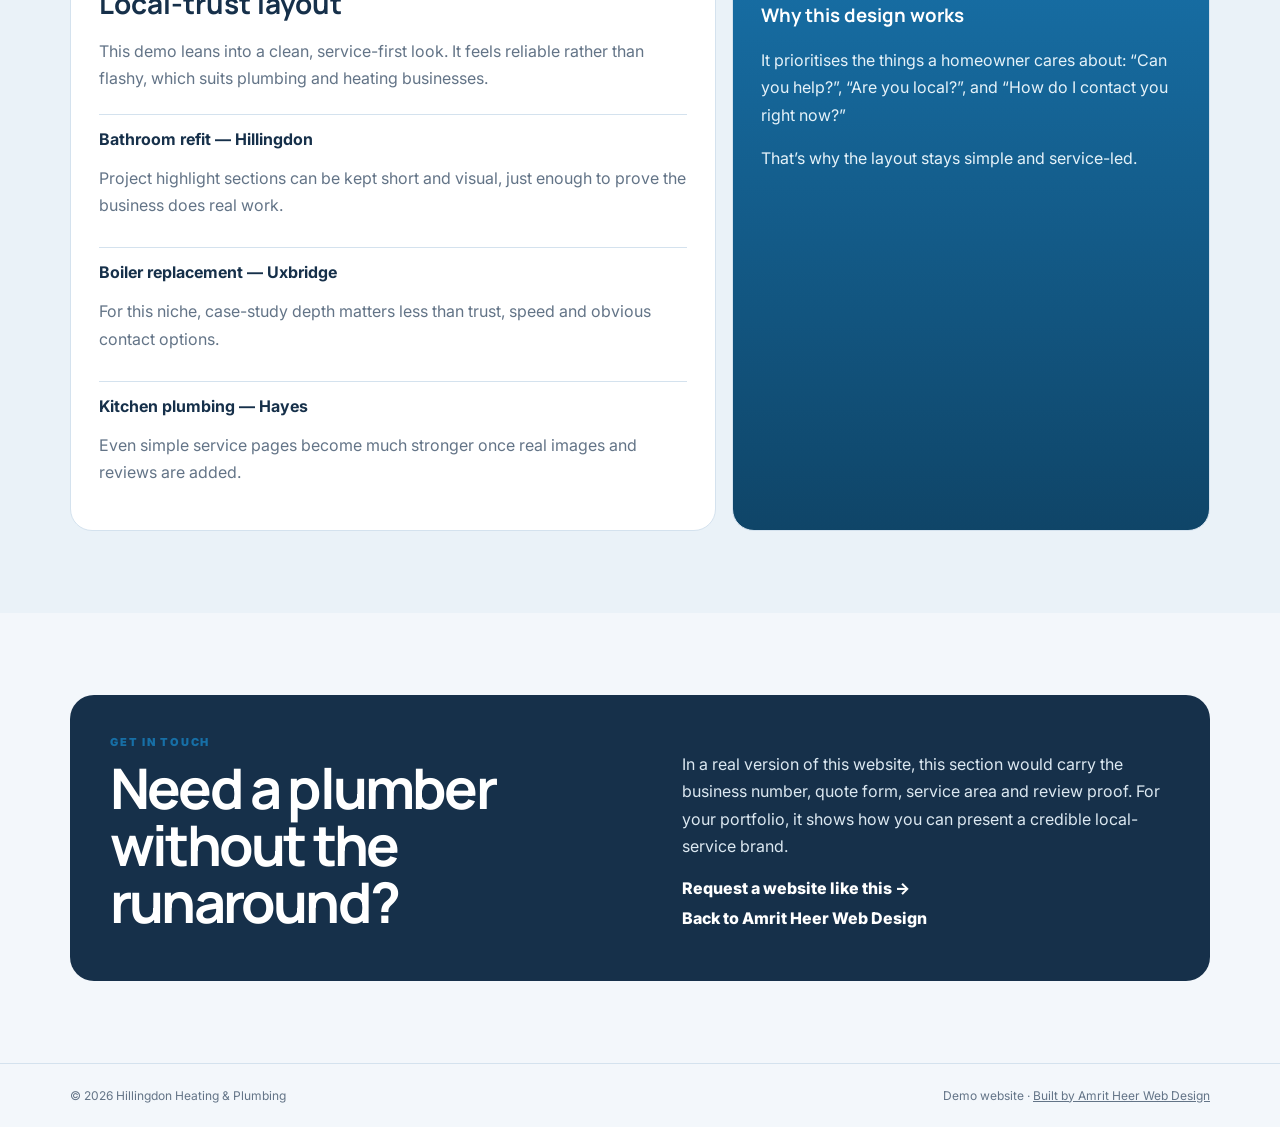
<file: demos/plumber/index.html>
<!doctype html>
<html lang="en">

<head>
    <meta charset="utf-8">
    <meta name="viewport" content="width=device-width,initial-scale=1">

    <title>Hillingdon Heating & Plumbing | Demo Website</title>

    <link rel="preconnect" href="https://fonts.googleapis.com">
    <link rel="preconnect" href="https://fonts.gstatic.com" crossorigin>

    <link
        href="https://fonts.googleapis.com/css2?family=Inter:wght@400;500;600;700;800&family=Manrope:wght@600;700;800&display=swap"
        rel="stylesheet">

    <link rel="stylesheet" href="styles.css">
</head>

<body>

    <div class="demo-banner">
        DEMO WEBSITE BY
        <a href="../../index.html">
            AMRIT HEER WEB DESIGN — BACK TO PORTFOLIO
        </a>
    </div>

    <header>

        <div class="wrap nav">

            <a class="logo" href="#top">
                HILLINGDON HEATING
                <small>
                    PLUMBING • HEATING • BATHROOMS
                </small>
            </a>

            <nav>

                <a href="#services">
                    Services
                </a>

                <a href="#reviews">
                    Reviews
                </a>

                <a href="#contact">
                    Contact
                </a>

                <a
                    class="cta"
                    href="../../index.html#contact">
                    Need a site like this?
                </a>

            </nav>

        </div>

    </header>


    <main id="top">

        <section class="hero">

            <div class="wrap hero-grid">

                <div>

                    <div class="kicker">
                        WEST LONDON PLUMBING SERVICES
                    </div>

                    <h1>
                        Fast local plumbing,<br>
                        done <em>properly.</em>
                    </h1>

                    <p class="lead">
                        Boiler issues, leaks, bathrooms and everyday plumbing.
                        Straight answers, tidy work and a local engineer you can
                        actually get hold of.
                    </p>

                    <div class="actions">

                        <a
                            class="btn btn-primary"
                            href="#contact">
                            Request a quote
                        </a>

                        <a
                            class="btn btn-secondary"
                            href="#services">
                            Our services
                        </a>

                    </div>

                    <div class="trust">

                        <span>✓ Local service</span>

                        <span>✓ Quick response</span>

                        <span>✓ Clear communication</span>

                    </div>

                </div>


                <div class="hero-card">

                    <div class="hero-top">

                        <small>
                            NEED HELP WITH A BOILER, LEAK OR BATHROOM JOB?
                        </small>

                        <strong>
                            Call a local plumber who picks up.
                        </strong>

                        <p>
                            This style works well for service businesses where
                            trust, speed and immediate contact matter most.
                        </p>

                    </div>


                    <div class="hero-lower">

                        <div class="quick-grid">

                            <div>
                                Boiler repairs
                            </div>

                            <div>
                                Leaks & burst pipes
                            </div>

                            <div>
                                Bathroom plumbing
                            </div>

                            <div>
                                General maintenance
                            </div>

                        </div>

                    </div>

                </div>

            </div>

        </section>


        <section class="stats">

            <div class="wrap stats-grid">

                <div>
                    <strong>24/7</strong>
                    <span>emergency call-outs</span>
                </div>

                <div>
                    <strong>Local</strong>
                    <span>West London coverage</span>
                </div>

                <div>
                    <strong>5★</strong>
                    <span>service mindset</span>
                </div>

                <div>
                    <strong>Clear</strong>
                    <span>upfront communication</span>
                </div>

            </div>

        </section>


        <section
            id="services"
            class="section">

            <div class="wrap">

                <div class="head">

                    <div class="kicker">
                        WHAT WE DO
                    </div>

                    <h2>
                        Simple service pages, made easy to understand.
                    </h2>

                    <p>
                        For plumbers, clarity wins. Customers normally want to
                        know what you do, whether you cover their area and how
                        quickly they can contact you.
                    </p>

                </div>


                <div class="service-grid">

                    <article class="service">

                        <span>
                            01
                        </span>

                        <h3>
                            Boiler repairs
                        </h3>

                        <p>
                            Diagnosis and repairs for common boiler and heating
                            faults, laid out clearly so a homeowner immediately
                            understands the service.
                        </p>

                    </article>


                    <article class="service">

                        <span>
                            02
                        </span>

                        <h3>
                            Leaks & plumbing
                        </h3>

                        <p>
                            From dripping taps to urgent leaks and pipework
                            issues. This content style keeps the message
                            practical and reassuring.
                        </p>

                    </article>


                    <article class="service">

                        <span>
                            03
                        </span>

                        <h3>
                            Bathrooms
                        </h3>

                        <p>
                            Bathroom plumbing, replacements and installation
                            support, with a structure that makes it easy to add
                            photo examples later.
                        </p>

                    </article>

                </div>

            </div>

        </section>


        <section
            id="reviews"
            class="section alt">

            <div class="wrap review-panel">

                <div class="review-main">

                    <h3>
                        Local-trust layout
                    </h3>

                    <p>
                        This demo leans into a clean, service-first look. It
                        feels reliable rather than flashy, which suits plumbing
                        and heating businesses.
                    </p>


                    <div class="review-list">

                        <div class="review">

                            <strong>
                                Bathroom refit — Hillingdon
                            </strong>

                            <p>
                                Project highlight sections can be kept short and
                                visual, just enough to prove the business does
                                real work.
                            </p>

                        </div>


                        <div class="review">

                            <strong>
                                Boiler replacement — Uxbridge
                            </strong>

                            <p>
                                For this niche, case-study depth matters less
                                than trust, speed and obvious contact options.
                            </p>

                        </div>


                        <div class="review">

                            <strong>
                                Kitchen plumbing — Hayes
                            </strong>

                            <p>
                                Even simple service pages become much stronger
                                once real images and reviews are added.
                            </p>

                        </div>

                    </div>

                </div>


                <aside class="review-side">

                    <h3>
                        Why this design works
                    </h3>

                    <p>
                        It prioritises the things a homeowner cares about:
                        “Can you help?”, “Are you local?”, and “How do I contact
                        you right now?”
                    </p>

                    <p>
                        That’s why the layout stays simple and service-led.
                    </p>

                </aside>

            </div>

        </section>


        <section
            id="contact"
            class="section">

            <div class="wrap contact-box">

                <div>

                    <div class="kicker">
                        GET IN TOUCH
                    </div>

                    <h2>
                        Need a plumber without the runaround?
                    </h2>

                </div>


                <div>

                    <p>
                        In a real version of this website, this section would
                        carry the business number, quote form, service area and
                        review proof. For your portfolio, it shows how you can
                        present a credible local-service brand.
                    </p>


                    <div class="contact-links">

                        <a href="../../index.html#contact">
                            Request a website like this →
                        </a>

                        <a href="../../index.html">
                            Back to Amrit Heer Web Design
                        </a>

                    </div>

                </div>

            </div>

        </section>

    </main>


    <footer>

        <div class="wrap foot">

            <span>
                © 2026 Hillingdon Heating & Plumbing
            </span>

            <span>
                Demo website ·
                <a href="../../index.html">
                    Built by Amrit Heer Web Design
                </a>
            </span>

        </div>

    </footer>


    <!-- ========================================
         WATER / STEAM CLICK EFFECT
    ========================================= -->

    <script>

        (() => {

            const reducedMotion =
                window.matchMedia(
                    "(prefers-reduced-motion: reduce)"
                );


            function createPlumbingBurst(x, y) {

                if (reducedMotion.matches) {
                    return;
                }


                const burst =
                    document.createElement("div");


                burst.className =
                    "plumbing-burst";


                burst.style.left =
                    `${x}px`;


                burst.style.top =
                    `${y}px`;


                burst.setAttribute(
                    "aria-hidden",
                    "true"
                );


                /*
                 * WATER RING
                 */

                const ring =
                    document.createElement("span");


                ring.className =
                    "water-ring";


                burst.appendChild(ring);


                /*
                 * CENTRAL WATER FLASH
                 */

                const splash =
                    document.createElement("span");


                splash.className =
                    "water-splash";


                burst.appendChild(splash);


                /*
                 * WATER DROPLETS
                 */

                const dropletCount = 12;


                for (
                    let i = 0;
                    i < dropletCount;
                    i++
                ) {

                    const drop =
                        document.createElement("span");


                    drop.className =
                        "water-drop";


                    const angle =
                        (
                            Math.PI *
                            2 *
                            i
                        )
                        /
                        dropletCount
                        +
                        Math.random() * 0.4;


                    const distance =
                        24 +
                        Math.random() * 46;


                    const dx =
                        Math.cos(angle)
                        *
                        distance;


                    const dy =
                        Math.sin(angle)
                        *
                        distance;


                    const size =
                        4 +
                        Math.random() * 5;


                    drop.style.setProperty(
                        "--dx",
                        `${dx}px`
                    );


                    drop.style.setProperty(
                        "--dy",
                        `${dy}px`
                    );


                    drop.style.setProperty(
                        "--drop-size",
                        `${size}px`
                    );


                    drop.style.animationDelay =
                        `${Math.random() * 50}ms`;


                    burst.appendChild(drop);

                }


                /*
                 * STEAM PUFFS
                 */

                const steamCount = 5;


                for (
                    let i = 0;
                    i < steamCount;
                    i++
                ) {

                    const steam =
                        document.createElement("span");


                    steam.className =
                        "steam-puff";


                    const steamX =
                        -20 +
                        Math.random() * 40;


                    const steamY =
                        -30 -
                        Math.random() * 35;


                    steam.style.setProperty(
                        "--steam-x",
                        `${steamX}px`
                    );


                    steam.style.setProperty(
                        "--steam-y",
                        `${steamY}px`
                    );


                    steam.style.animationDelay =
                        `${Math.random() * 80}ms`;


                    burst.appendChild(steam);

                }


                document.body.appendChild(
                    burst
                );


                window.setTimeout(
                    () => {

                        burst.remove();

                    },
                    900
                );

            }


            document.addEventListener(

                "pointerdown",

                (event) => {


                    if (
                        event.pointerType ===
                        "mouse"
                        &&
                        event.button !== 0
                    ) {

                        return;

                    }


                    createPlumbingBurst(

                        event.clientX,

                        event.clientY

                    );

                },

                {
                    passive: true
                }

            );

        })();

    </script>

</body>

</html>
</file>
<file: assets/main.css>
:root{
  --bg:#f6f2ea;
  --ink:#11110f;
  --muted:#6c655d;
  --line:#ddd4c6;
  --accent:#f15b2a;
  --green:#dbe9dc;
  --card:#fffdf8
}

*{box-sizing:border-box}
html{scroll-behavior:smooth}
body{
  margin:0;
  background:var(--bg);
  color:var(--ink);
  font-family:Inter,system-ui,sans-serif
}
a{color:inherit}
.wrap{
  width:min(1160px,calc(100% - 40px));
  margin:auto
}

header{
  position:sticky;
  top:0;
  background:rgba(246,242,234,.94);
  backdrop-filter:blur(10px);
  border-bottom:1px solid rgba(0,0,0,.08);
  z-index:20
}

.nav{
  height:74px;
  display:flex;
  align-items:center;
  justify-content:space-between
}

.brand{
  text-decoration:none;
  font-weight:900;
  display:flex;
  gap:12px;
  align-items:center
}

.mark{
  width:36px;
  height:36px;
  border-radius:10px;
  background:#111;
  color:#fff;
  display:grid;
  place-items:center
}

nav{
  display:flex;
  gap:24px;
  align-items:center
}

nav a{
  text-decoration:none;
  font-size:14px;
  font-weight:700
}

.cta{
  background:#111;
  color:#fff;
  padding:11px 16px;
  border-radius:999px
}

.hero{padding:86px 0 60px}

.hero-grid{
  display:grid;
  grid-template-columns:1.1fr .9fr;
  gap:54px;
  align-items:center
}

.kicker{
  font-size:12px;
  font-weight:900;
  letter-spacing:.14em;
  color:var(--accent)
}

h1,h2,h3{
  font-family:Manrope,Inter,sans-serif
}

h1{
  font-size:clamp(54px,7vw,92px);
  line-height:.94;
  letter-spacing:-.06em;
  margin:18px 0 22px
}

h1 em{
  font-style:normal;
  color:var(--accent)
}

.lead{
  font-size:20px;
  line-height:1.65;
  color:var(--muted)
}

.actions{
  display:flex;
  gap:10px;
  flex-wrap:wrap;
  margin:30px 0
}

.btn{
  display:inline-flex;
  padding:14px 18px;
  border-radius:10px;
  text-decoration:none;
  font-weight:800;
  border:1px solid #111
}

.btn-dark{
  background:#111;
  color:#fff
}

.panel{
  background:#dfd4c5;
  border-radius:28px;
  padding:24px
}

.browser{
  overflow:hidden;
  border-radius:18px;
  background:#fff;
  box-shadow:0 24px 60px rgba(0,0,0,.17)
}

.browser-top{
  height:42px;
  background:#ececec;
  display:flex;
  align-items:center;
  padding:0 14px;
  gap:7px
}

.browser-top i{
  width:9px;
  height:9px;
  border-radius:50%;
  background:#bbb
}

.browser-body{
  background:#15231a;
  color:#fff;
  padding:42px 26px;
  min-height:330px
}

.browser-body small{
  letter-spacing:.14em;
  color:#bfd1c3;
  font-weight:800
}

.browser-body strong{
  display:block;
  font-size:42px;
  line-height:1;
  letter-spacing:-.04em;
  margin:10px 0 12px
}

.browser-body p{
  color:#dbe5dd;
  line-height:1.6
}

.metrics{
  border-block:1px solid var(--line)
}

.metrics-grid{
  display:grid;
  grid-template-columns:repeat(4,1fr)
}

.metric{
  padding:24px 16px;
  border-right:1px solid var(--line)
}

.metric:last-child{
  border-right:0
}

.metric strong,
.metric span{
  display:block
}

.metric strong{
  font-size:26px;
  font-family:Manrope
}

.metric span{
  font-size:12px;
  color:#7c746c
}

section.block{
  padding:88px 0
}

.section-head{
  display:grid;
  grid-template-columns:1fr .75fr;
  gap:34px;
  align-items:end;
  margin-bottom:36px
}

.section-head h2{
  font-size:clamp(40px,5vw,64px);
  line-height:1;
  letter-spacing:-.05em;
  margin:8px 0 0
}

.section-head p{
  font-size:17px;
  line-height:1.65;
  color:var(--muted);
  margin:0
}

.work{
  background:#111;
  color:#fff
}

.work .section-head p{
  color:#aaa
}

.demo-grid{
  display:grid;
  grid-template-columns:repeat(3,1fr);
  gap:16px
}

.demo-card{
  display:flex;
  flex-direction:column;
  background:#232320;
  border:1px solid #393934;
  border-radius:20px;
  padding:20px;
  min-height:520px;
  text-decoration:none;
  transition:.2s transform
}

.demo-card:hover{
  transform:translateY(-4px)
}

.demo-card h3{
  font-size:28px;
  line-height:1.05;
  letter-spacing:-.04em;
  margin:24px 0 8px
}

.demo-card p{
  color:#acaca6;
  line-height:1.55;
  font-size:14px
}

.demo-top{
  display:flex;
  justify-content:space-between;
  font-size:11px;
  color:#999
}

.tag{
  padding:6px 9px;
  border-radius:999px;
  border:1px solid #50504b
}

.mini{
  margin-top:auto;
  border-radius:14px;
  padding:20px;
  min-height:230px;
  display:flex;
  flex-direction:column;
  justify-content:flex-end
}

.mini strong{
  font-size:22px
}

.mini small{
  margin:5px 0 18px
}

.mini span{
  font-size:12px;
  font-weight:900
}

.mini-p{
  background:#c6dfcf;
  color:#17331f
}

.mini-b{
  background:#d6bd98;
  color:#2c2115
}

.mini-e{
  background:#e3d73a;
  color:#1d1d14
}

.offer{
  background:#eee8dd
}

.pricing{
  display:grid;
  grid-template-columns:1.15fr 1fr 1fr;
  gap:14px
}

.price-card{
  background:var(--card);
  border:1px solid var(--line);
  border-radius:20px;
  padding:28px
}

.price-card.featured{
  border:2px solid #111
}

.price-card h3{
  font-size:24px;
  margin:10px 0
}

.price{
  font-size:52px;
  font-family:Manrope;
  font-weight:800;
  letter-spacing:-.06em
}

.price small{
  font-size:16px
}

.price-card p{
  color:var(--muted);
  line-height:1.6
}

.price-card ul{
  list-style:none;
  margin:20px 0;
  padding:0
}

.price-card li{
  padding:8px 0;
  border-bottom:1px solid #eee6da;
  font-size:14px
}

.price-card li:before{
  content:'✓ ';
  font-weight:900
}

.about-box{
  background:var(--green);
  border-radius:28px;
  padding:48px;
  display:grid;
  grid-template-columns:.9fr 1.1fr;
  gap:54px
}

.about-box h2{
  font-size:clamp(40px,5vw,60px);
  line-height:1.02;
  letter-spacing:-.05em;
  margin:10px 0
}

.about-copy{
  font-size:18px;
  line-height:1.7;
  color:#455146
}

.text-link{
  font-weight:800;
  text-decoration:none;
  border-bottom:2px solid currentColor
}

.steps{
  display:grid;
  grid-template-columns:repeat(3,1fr);
  gap:24px
}

.step{
  border-top:2px solid #111;
  padding-top:16px
}

.step span{
  font-size:11px;
  color:var(--accent);
  font-weight:900
}

.step h3{
  font-size:22px;
  margin:12px 0 8px
}

.step p{
  color:var(--muted);
  line-height:1.6
}

.contact{
  background:var(--accent);
  padding:72px 0
}

/* ==========================================
   CONTACT CARD
========================================== */

.contact-card{
  background:#fff;
  border-radius:28px;
  padding:54px;
  display:grid;
  grid-template-columns:minmax(0,.9fr) minmax(0,1.1fr);
  gap:64px;
  align-items:start
}

.contact-card h2{
  font-size:clamp(46px,5vw,68px);
  line-height:.98;
  letter-spacing:-.05em;
  margin:10px 0 20px
}

.contact-card p{
  color:#665e57;
  line-height:1.65;
  margin:0;
  max-width:500px
}

.direct{
  display:flex;
  flex-direction:column;
  gap:6px;
  margin-top:28px
}

.direct a{
  text-decoration:none;
  font-weight:800
}

.whatsapp-link{
  display:inline-flex;
  align-items:center;
  gap:8px;
  width:fit-content;
  /* margin-top:20px; */
  font-weight:800;
  text-decoration:none;
  color:#111;
  transition:transform .2s ease,opacity .2s ease
}

.whatsapp-link svg{
  width:20px;
  height:20px;
  fill:#25D366;
  flex-shrink:0;
  transition:transform .2s ease
}

.whatsapp-link:hover{transform:translateX(3px)}
.whatsapp-link:hover svg{transform:scale(1.08)}

.form-grid{
  display:grid;
  grid-template-columns:repeat(2,minmax(0,1fr));
  column-gap:18px;
  row-gap:22px;
  align-items:start;
  margin:0
}

.form-grid label{
  display:block;
  margin:0;
  font-size:12px;
  font-weight:800
}

.form-grid input,
.form-grid textarea{
  display:block;
  width:100%;
  min-height:48px;
  margin-top:8px;
  padding:13px 14px;
  border:1px solid #c9c3b8;
  border-radius:10px;
  background:#faf8f3;
  font:inherit
}

.form-grid textarea{resize:vertical}

.form-grid button,
.form-grid .btn{
  grid-column:1 / -1;
  width:100%;
  min-height:50px;
  margin-top:4px;
  display:flex;
  align-items:center;
  justify-content:center;
  padding:14px 20px;
  border-radius:10px;
  text-align:center;
  font-weight:800
}

.form-status{
  grid-column:1 / -1;
  margin:0;
  font-size:12px;
  color:#7d766e
}

footer{
  background:#111;
  color:#9a968d;
  padding:26px 0;
  font-size:12px
}

.footer-row{
  display:flex;
  justify-content:space-between;
  gap:20px
}

/* ==========================================
   CLICKABLE PRICING CARDS
========================================== */

.clickable-price-card{
  cursor:pointer;
  position:relative;
  display:flex;
  flex-direction:column;

  transition:
    transform .18s ease,
    box-shadow .18s ease,
    border-color .18s ease,
    background .18s ease;

  outline:none
}

.clickable-price-card:hover,
.clickable-price-card:focus-visible{
  transform:translateY(-6px);
  box-shadow:0 18px 45px rgba(17,17,15,.12);
  border-color:#111;
  background:#fff
}

.clickable-price-card:focus-visible{
  box-shadow:
    0 0 0 4px rgba(241,91,42,.22),
    0 18px 45px rgba(17,17,15,.12)
}

.price-card-topline{
  display:flex;
  align-items:center;
  gap:12px
}

.price-card-topline h3{
  margin:0
}

.price-icon{
  flex:0 0 42px;
  width:42px;
  height:42px;
  border-radius:50%;
  display:grid;
  place-items:center;
  background:#fee7dc;
  color:#e95522;
  font-size:20px;
  font-weight:900
}

.business-icon{
  background:#e9efff;
  color:#356fdb
}

.care-icon{
  background:#e7f4e8;
  color:#237b3e
}

.clickable-price-card .price{
  margin-top:18px
}

.clickable-price-card ul{
  flex:1
}

.price-action{
  width:100%;
  justify-content:space-between;
  gap:20px;
  margin-top:auto
}

.btn-arrow{
  font-size:22px;
  line-height:1;
  transition:transform .18s ease
}

.clickable-price-card:hover .btn-arrow,
.clickable-price-card:focus-visible .btn-arrow{
  transform:translateX(5px)
}

.card-learn{
  display:block;
  margin-top:14px;
  font-size:13px;
  font-weight:800;
  color:var(--accent)
}

.clickable-price-card:nth-child(2) .card-learn{
  color:#356fdb
}

.clickable-price-card:nth-child(3) .card-learn{
  color:#237b3e
}

.clickable-price-card .price-action{
  position:relative;
  z-index:2
}


/* ==========================================
   RESPONSIVE
========================================== */

@media(max-width:1000px){
  .contact{padding:58px 0}

  .contact-card{
    padding:42px;
    grid-template-columns:minmax(0,.9fr) minmax(0,1.1fr);
    gap:38px
  }

  .contact-card h2{
    font-size:clamp(40px,5vw,56px)
  }
}

@media(max-width:900px){
  nav a:not(.cta){display:none}

  .hero{padding-top:62px}

  .hero-grid,
  .section-head,
  .about-box{
    grid-template-columns:1fr
  }

  .metrics-grid{
    grid-template-columns:1fr 1fr
  }

  .metric:nth-child(2){border-right:0}

  .demo-grid,
  .pricing,
  .steps{
    grid-template-columns:1fr
  }

  .footer-row{flex-direction:column}

  .clickable-price-card:hover{transform:none}
}

/* ==========================================
   MOBILE CONTACT SECTION
========================================== */

@media(max-width:700px){
  .contact{
    padding:36px 0 48px
  }

  .contact .wrap{
    width:min(100% - 28px,1160px)
  }

  .contact-card{
    grid-template-columns:1fr;
    gap:34px;
    padding:34px 24px 38px;
    border-radius:26px
  }

  .contact-card h2{
    font-size:clamp(42px,13vw,58px);
    margin:8px 0 18px
  }

  .contact-card p{
    font-size:16px;
    line-height:1.6
  }

  .direct{
    margin-top:24px;
    gap:6px
  }

  .whatsapp-link{
    margin-top:18px
  }

  .form-grid{
    grid-template-columns:1fr;
    gap:0
  }

  .form-grid label{
    margin-bottom:24px
  }

  .form-grid input,
  .form-grid textarea{
    min-height:50px;
    margin-top:8px;
    padding:14px 15px;
    font-size:16px
  }

  .form-grid label:last-of-type{
    margin-bottom:0
  }

  .form-grid button,
  .form-grid .btn{
    width:100%;
    min-height:52px;
    margin-top:24px;
    padding:14px 18px;
    font-size:15px
  }

  .form-status{
    margin-top:14px
  }
}
</file>
<file: about/styles.css>
*{box-sizing:border-box}html{scroll-behavior:smooth}body{margin:0;background:#f4f4f0;color:#111;font-family:Inter,system-ui,sans-serif}a{color:inherit}.wrap{width:min(1120px,calc(100% - 40px));margin:auto}header{position:sticky;top:0;background:rgba(244,244,240,.94);backdrop-filter:blur(10px);border-bottom:1px solid #dadad4}.nav{height:72px;display:flex;align-items:center;justify-content:space-between}.logo{text-decoration:none;font-size:24px;font-weight:900}.logo span{color:#ff4f20}nav{display:flex;gap:24px}nav a{text-decoration:none;font-size:13px;font-weight:700}.hero{padding:96px 0 78px}.meta,.label{font-family:'DM Mono',monospace;font-size:11px;letter-spacing:.11em;color:#75756f}h1,h2,h3{font-family:Inter,sans-serif}.hero h1{font-size:clamp(58px,8vw,108px);line-height:.9;letter-spacing:-.075em;margin:20px 0 30px}.hero h1 em{font-style:normal;color:#ff4f20}.intro{font-size:21px;line-height:1.65;color:#575752;max-width:760px}.buttons{display:flex;gap:10px;margin:26px 0 62px}.btn{display:inline-block;text-decoration:none;padding:12px 17px;border-radius:999px;font-size:13px;font-weight:800}.dark{background:#111;color:#fff}.light{border:1px solid #bbb}.stats{display:grid;grid-template-columns:repeat(3,1fr);border-top:1px solid #cfcfc8;max-width:820px}.stats div{padding:18px 0}.stats strong,.stats span{display:block}.stats strong{font-size:20px}.stats span{font-size:11px;color:#777}.section{display:grid;grid-template-columns:220px 1fr;gap:54px;padding:88px 0;border-top:1px solid #d9d9d3}.section h2{font-size:clamp(38px,5vw,68px);line-height:1;letter-spacing:-.06em;margin:0 0 24px}.story p{font-size:20px;line-height:1.65;color:#494944;max-width:860px}.timeline article{display:grid;grid-template-columns:145px 1fr;gap:26px;padding:24px 0;border-top:1px solid #c8c8c2}.timeline article>span{font-family:'DM Mono',monospace;font-size:11px;color:#777}.timeline h3{font-size:24px;margin:0 0 8px}.timeline p{max-width:760px;line-height:1.6;color:#676761;margin:0}.darksec{background:#111;color:#fff}.darksec .wrap{padding-block:88px}.build-grid{display:grid;grid-template-columns:1fr 1fr;gap:14px}.card{border:1px solid #343430;border-radius:22px;padding:30px;min-height:220px}.card.big{grid-column:1/-1;background:#ff4f20;color:#111;min-height:360px;display:flex;flex-direction:column}.card.big p{font-size:18px;line-height:1.6;max-width:660px}.card.big a{margin-top:auto;font-weight:900;text-decoration:none}.card h3{font-size:26px}.card p{color:#c9c9c4;line-height:1.6}.card.big p{color:#2d241d}.quote{padding:100px 20px;text-align:center}.quote p{font-size:clamp(34px,5vw,62px);font-weight:850;letter-spacing:-.04em;line-height:1.08;max-width:980px;margin:auto}footer{border-top:1px solid #d9d9d3;padding:24px 0;color:#777;font-size:12px}.footer{display:flex;justify-content:space-between}@media(max-width:800px){nav a:not(:last-child){display:none}.section{grid-template-columns:1fr}.timeline article{grid-template-columns:1fr}.build-grid{grid-template-columns:1fr}.card.big{grid-column:auto}.stats{grid-template-columns:1fr}.footer{flex-direction:column;gap:8px}}
</file>
<file: demos/builder/styles.css>
:root {
  --bg: #f5efe6;
  --ink: #2b2018;
  --muted: #73665a;
  --line: #ddcfc0;
  --accent: #8c5e3c;
  --card: #fff9f3;
}
* {
  box-sizing: border-box;
}
html {
  scroll-behavior: smooth;
}
body {
  margin: 0;
  background: var(--bg);
  color: var(--ink);
  font-family: Inter, system-ui, sans-serif;
}

/* ==========================================
   BUILDER TROWEL CURSOR
========================================== */

body {
  cursor: url("data:image/svg+xml,%3Csvg xmlns='http://www.w3.org/2000/svg' width='40' height='40' viewBox='0 0 40 40'%3E%3Cg transform='rotate(-35 20 20)'%3E%3Cpath d='M4 27 L23 14 L30 30 Z' fill='%23c8c5bf' stroke='%232b2018' stroke-width='1.5' stroke-linejoin='round'/%3E%3Cpath d='M8 26 L23 16' stroke='%23ffffff' stroke-width='1' opacity='.65'/%3E%3Crect x='23' y='12' width='5' height='5' rx='1' fill='%235e5147' stroke='%232b2018' stroke-width='1'/%3E%3Crect x='26' y='5' width='6' height='13' rx='3' fill='%238c5e3c' stroke='%232b2018' stroke-width='1.5'/%3E%3C/g%3E%3C/svg%3E") 8 29, auto;
}


/* Slightly larger/brighter trowel over clickable items */

a,
button,
.btn,
.light {
  cursor: url("data:image/svg+xml,%3Csvg xmlns='http://www.w3.org/2000/svg' width='44' height='44' viewBox='0 0 40 40'%3E%3Cg transform='rotate(-35 20 20)'%3E%3Cpath d='M4 27 L23 14 L30 30 Z' fill='%23e1ddd6' stroke='%232b2018' stroke-width='1.5' stroke-linejoin='round'/%3E%3Cpath d='M8 26 L23 16' stroke='%23ffffff' stroke-width='1.2' opacity='.85'/%3E%3Crect x='23' y='12' width='5' height='5' rx='1' fill='%235e5147' stroke='%232b2018' stroke-width='1'/%3E%3Crect x='26' y='5' width='6' height='13' rx='3' fill='%23a66c43' stroke='%232b2018' stroke-width='1.5'/%3E%3C/g%3E%3C/svg%3E") 9 32, pointer;
}

a {
  color: inherit;
}
.wrap {
  width: min(1180px, calc(100% - 36px));
  margin: auto;
}
.demo-banner {
  background: #111;
  color: #fff;
  font-size: 11px;
  text-align: center;
  padding: 8px 12px;
}
.demo-banner a {
  font-weight: 800;
  text-decoration: none;
}
header {
  position: absolute;
  left: 0;
  right: 0;
  top: 0;
  z-index: 20;
}
.nav {
  height: 84px;
  display: flex;
  align-items: center;
  justify-content: space-between;
}
.logo {
  text-decoration: none;
  font-family: "Playfair Display", serif;
  font-size: 30px;
  font-weight: 700;
  letter-spacing: -0.03em;
  color: #fff;
}
nav {
  display: flex;
  gap: 24px;
  align-items: center;
}
nav a {
  text-decoration: none;
  font-size: 13px;
  font-weight: 700;
  color: #f7f1ea;
}
.light {
  padding: 11px 15px;
  border: 1px solid rgba(255, 255, 255, 0.6);
  border-radius: 999px;
}
.hero {
  min-height: 100vh;
  display: flex;
  align-items: end;
  padding: 130px 0 72px;
  background:
    linear-gradient(180deg, rgba(34, 24, 18, 0.18), rgba(34, 24, 18, 0.78)),
    radial-gradient(
      circle at 20% 20%,
      rgba(255, 255, 255, 0.16),
      transparent 30%
    ),
    linear-gradient(135deg, #9b7d62, #71533c 55%, #4c3728);
}
.hero-inner {
  display: grid;
  grid-template-columns: 1.1fr 0.9fr;
  gap: 36px;
  align-items: end;
  color: #fff;
}
.kicker {
  font-size: 11px;
  letter-spacing: 0.16em;
  font-weight: 900;
  color: #ead2bb;
}
h1,
h2,
h3 {
  font-family: "Playfair Display", serif;
}
h1 {
  font-size: clamp(60px, 8vw, 108px);
  line-height: 0.92;
  letter-spacing: -0.04em;
  margin: 18px 0 22px;
  max-width: 820px;
}
.lead {
  font-size: 20px;
  line-height: 1.7;
  color: #eee2d5;
  max-width: 690px;
}
.actions {
  display: flex;
  gap: 10px;
  flex-wrap: wrap;
  margin-top: 30px;
}
.btn {
  display: inline-flex;
  text-decoration: none;
  padding: 13px 17px;
  border-radius: 999px;
  font-size: 13px;
  font-weight: 800;
}
.btn-primary {
  background: #fff;
  color: #2b2018;
}
.btn-secondary {
  border: 1px solid rgba(255, 255, 255, 0.65);
  color: #fff;
}
.hero-note {
  background: rgba(255, 249, 243, 0.12);
  border: 1px solid rgba(255, 255, 255, 0.25);
  padding: 24px;
  border-radius: 22px;
  backdrop-filter: blur(8px);
}
.hero-note strong {
  display: block;
  font-family: "Playfair Display", serif;
  font-size: 30px;
  margin-bottom: 10px;
}
.hero-note p {
  margin: 0;
  color: #efe4d9;
  line-height: 1.75;
}
.split {
  display: grid;
  grid-template-columns: 0.85fr 1.15fr;
}
.intro-panel {
  background: #251a14;
  color: #fff;
  padding: 58px;
}
.intro-panel .kicker {
  color: #d9b598;
}
.intro-panel h2 {
  font-size: clamp(38px, 5vw, 62px);
  line-height: 1;
  letter-spacing: -0.04em;
  margin: 12px 0 14px;
}
.intro-panel p {
  color: #e1d3c7;
  line-height: 1.8;
  font-size: 17px;
}
.intro-facts {
  display: grid;
  grid-template-columns: 1fr 1fr;
  gap: 18px;
  padding: 58px;
  background: #fff8f0;
}
.fact strong,
.fact span {
  display: block;
}
.fact strong {
  font-family: "Playfair Display", serif;
  font-size: 34px;
}
.fact span {
  font-size: 12px;
  color: var(--muted);
  margin-top: 4px;
}
.section {
  padding: 90px 0;
}
.section-head {
  display: grid;
  grid-template-columns: 0.8fr 1.2fr;
  gap: 26px;
  align-items: end;
  margin-bottom: 38px;
}
.section-head h2 {
  font-size: clamp(40px, 5vw, 70px);
  line-height: 0.98;
  letter-spacing: -0.05em;
  margin: 0;
}
.section-head p {
  margin: 0;
  color: var(--muted);
  font-size: 17px;
  line-height: 1.75;
  max-width: 720px;
}
.project-list {
  display: grid;
  gap: 16px;
}
.project {
  display: grid;
  grid-template-columns: 0.8fr 1.2fr;
  border: 1px solid var(--line);
  border-radius: 24px;
  overflow: hidden;
  background: var(--card);
}
.project-media {
  min-height: 280px;
  background:
    linear-gradient(135deg, rgba(255, 255, 255, 0.15), transparent),
    repeating-linear-gradient(
      90deg,
      rgba(255, 255, 255, 0.06) 0 1px,
      transparent 1px 80px
    ),
    linear-gradient(135deg, #b99674, #826148);
}
.project-copy {
  padding: 30px;
}
.project-copy span {
  font-size: 11px;
  letter-spacing: 0.13em;
  font-weight: 900;
  color: var(--accent);
}
.project-copy h3 {
  font-size: 34px;
  line-height: 1.05;
  margin: 12px 0 12px;
}
.project-copy p {
  color: var(--muted);
  line-height: 1.75;
}
.materials {
  background: #ede1d4;
}
.material-grid {
  display: grid;
  grid-template-columns: repeat(3, 1fr);
  gap: 14px;
}
.material {
  background: #fff9f3;
  border: 1px solid var(--line);
  padding: 24px;
  border-radius: 18px;
}
.material h3 {
  font-size: 24px;
  margin: 0 0 10px;
}
.material p {
  margin: 0;
  color: var(--muted);
  line-height: 1.7;
}
.cta-actions {
    display: flex;
    gap: 10px;
    flex-wrap: wrap;
    margin-top: 18px;

    position: relative;
    z-index: 10;
}

.cta-actions a {
    position: relative;
    z-index: 11;
    pointer-events: auto;
    cursor: pointer;
}
.cta-band {
  padding: 90px 0;
  background: #2b2018;
  color: #fff;
}
.cta-box {
  display: grid;
  grid-template-columns: 1fr 0.8fr;
  gap: 28px;
  align-items: center;
}
.cta-box h2 {
  font-size: clamp(42px, 6vw, 72px);
  line-height: 0.98;
  letter-spacing: -0.05em;
  margin: 0;
}
.cta-box p {
  color: #ddd1c4;
  line-height: 1.8;
  font-size: 17px;
}
footer {
  padding: 26px 0;
  border-top: 1px solid var(--line);
  font-size: 12px;
  color: var(--muted);
}
.foot {
  display: flex;
  justify-content: space-between;
}
/* ==========================================
   CONCRETE CLICK / TAP EFFECT
========================================== */

.concrete-burst {
  position: fixed;
  left: 0;
  top: 0;

  width: 1px;
  height: 1px;

  pointer-events: none;

  z-index: 99999;

  transform: translate(-50%, -50%);
}


/* DUST CLOUD */

.concrete-dust {
  position: absolute;

  left: 0;
  top: 0;

  width: 16px;
  height: 16px;

  border-radius: 50%;

  background: rgba(198, 189, 178, 0.75);

  box-shadow:
    0 0 8px rgba(209, 201, 192, 0.8),
    0 0 20px rgba(171, 161, 151, 0.5);

  transform:
    translate(-50%, -50%)
    scale(0);

  animation:
    concrete-dust
    620ms
    ease-out
    forwards;
}


/* INDIVIDUAL CONCRETE CHUNKS */

.concrete-chunk {
  position: absolute;

  left: 0;
  top: 0;

  width: var(--size);
  height: var(--size);

  background: var(--chunk-colour);

  border-radius:
    2px 3px 2px 4px;

  box-shadow:
    0 1px 2px rgba(0, 0, 0, 0.35);

  opacity: 0;

  transform:
    translate(-50%, -50%)
    rotate(var(--start-rot));

  animation:
    concrete-chunk
    650ms
    cubic-bezier(.15,.65,.25,1)
    forwards;
}


/* SMALL DUST PARTICLES */

.concrete-speck {
  position: absolute;

  left: 0;
  top: 0;

  width: 3px;
  height: 3px;

  border-radius: 50%;

  background: #d7cec4;

  opacity: 0;

  animation:
    concrete-speck
    520ms
    ease-out
    forwards;
}


/* DUST EXPANDS THEN DISAPPEARS */

@keyframes concrete-dust {

  0% {
    opacity: 0.9;

    transform:
      translate(-50%, -50%)
      scale(0.1);
  }

  45% {
    opacity: 0.55;

    transform:
      translate(-50%, -50%)
      scale(2.2);
  }

  100% {
    opacity: 0;

    transform:
      translate(-50%, -50%)
      scale(4);
  }

}


/* CONCRETE CHUNKS FLY OUT */

@keyframes concrete-chunk {

  0% {
    opacity: 1;

    transform:
      translate(-50%, -50%)
      translate(0, 0)
      rotate(var(--start-rot))
      scale(1);
  }

  25% {
    opacity: 1;
  }

  100% {
    opacity: 0;

    transform:
      translate(-50%, -50%)
      translate(
        var(--dx),
        var(--dy)
      )
      rotate(
        var(--end-rot)
      )
      scale(0.35);
  }

}


/* SMALLER DUST SPECKS */

@keyframes concrete-speck {

  0% {
    opacity: 0.9;

    transform:
      translate(-50%, -50%)
      translate(0, 0)
      scale(1);
  }

  100% {
    opacity: 0;

    transform:
      translate(-50%, -50%)
      translate(
        var(--dx),
        var(--dy)
      )
      scale(0);
  }

}


/* ACCESSIBILITY */

@media (prefers-reduced-motion: reduce) {

  .concrete-burst {
    display: none;
  }

}
@media (max-width: 900px) {
  nav a:not(.light) {
    display: none;
  }
  .hero {
    min-height: auto;
    padding-top: 120px;
  }
  .hero-inner,
  .split,
  .section-head,
  .project,
  .cta-box {
    grid-template-columns: 1fr;
  }
  .intro-panel,
  .intro-facts {
    padding: 34px;
  }
  .material-grid {
    grid-template-columns: 1fr;
  }
  .foot {
    flex-direction: column;
    gap: 8px;
  }
}
</file>
<file: demos/electrician/styles.css>
:root {
  --bg: #0f1114;
  --ink: #f2f4f6;
  --muted: #a9afb8;
  --line: #252b33;
  --accent: #f0dd31;
  --card: #151a20;
}

* {
  box-sizing: border-box;
}

html {
  scroll-behavior: smooth;
}

body {
  margin: 0;
  background: var(--bg);
  color: var(--ink);
  font-family: Inter, system-ui, sans-serif;

  cursor: url("data:image/svg+xml,%3Csvg xmlns='http://www.w3.org/2000/svg' width='30' height='30' viewBox='0 0 32 32'%3E%3Cpath d='M18.2 1.8L7.6 17h7l-1.4 13.2L24.5 14h-7.1z' fill='%23f0dd31' stroke='%23111111' stroke-width='1.5' stroke-linejoin='round'/%3E%3C/svg%3E") 10 2, auto;
}

a,
button,
.btn,
.cta {
  cursor: url("data:image/svg+xml,%3Csvg xmlns='http://www.w3.org/2000/svg' width='36' height='36' viewBox='0 0 32 32'%3E%3Cpath d='M18.2 1.8L7.6 17h7l-1.4 13.2L24.5 14h-7.1z' fill='%23fff45c' stroke='%23f0dd31' stroke-width='2' stroke-linejoin='round'/%3E%3C/svg%3E") 11 2, pointer;
}

a {
  color: inherit;
}

.wrap {
  width: min(1160px, calc(100% - 36px));
  margin: auto;
}


/* ==============================
   DEMO BANNER
============================== */

.demo-banner {
  background: #f0dd31;
  color: #111;
  font-size: 11px;
  text-align: center;
  padding: 8px 12px;
}

.demo-banner a {
  font-weight: 900;
  text-decoration: none;
}


/* ==============================
   HEADER
============================== */

header {
  position: sticky;
  top: 0;
  background: rgba(15, 17, 20, 0.92);
  backdrop-filter: blur(12px);
  border-bottom: 1px solid var(--line);
  z-index: 30;
}

.nav {
  height: 74px;
  display: flex;
  align-items: center;
  justify-content: space-between;
}

.logo {
  text-decoration: none;
  font-family: Manrope, sans-serif;
  font-size: 26px;
  font-weight: 800;
  letter-spacing: -0.04em;
  color: var(--accent);
}

.logo small {
  display: block;
  font-family: Inter, sans-serif;
  font-size: 10px;
  letter-spacing: 0.16em;
  color: #b1b8c1;
  font-weight: 800;
}

nav {
  display: flex;
  gap: 22px;
  align-items: center;
}

nav a {
  text-decoration: none;
  font-size: 13px;
  font-weight: 700;
  color: #d4dae2;
}

.cta {
  background: var(--accent);
  color: #111;
  padding: 11px 15px;
  border-radius: 999px;
}


/* ==============================
   HERO
============================== */

.hero {
  padding: 82px 0 0;
}

.hero-shell {
  display: grid;
  grid-template-columns: 1fr 420px;
  gap: 24px;
  align-items: stretch;
}

.hero-copy {
  padding: 18px 0 72px;
}

.kicker {
  font-size: 11px;
  letter-spacing: 0.17em;
  font-weight: 900;
  color: var(--accent);
}

h1,
h2,
h3 {
  font-family: Manrope, Inter, sans-serif;
}

h1 {
  font-size: clamp(54px, 7vw, 94px);
  line-height: 0.93;
  letter-spacing: -0.06em;
  margin: 16px 0 18px;
}

h1 em {
  font-style: normal;
  color: var(--accent);
}

.lead {
  font-size: 20px;
  line-height: 1.7;
  color: var(--muted);
  max-width: 720px;
}


/* ==============================
   BUTTONS
============================== */

.actions {
  display: flex;
  gap: 10px;
  flex-wrap: wrap;
  margin: 30px 0 18px;
}

.btn {
  display: inline-flex;
  text-decoration: none;
  padding: 13px 17px;
  border-radius: 10px;
  font-weight: 800;
  border: 1px solid var(--accent);
}

.btn-primary {
  background: var(--accent);
  color: #111;
}

.btn-secondary {
  color: var(--ink);
}


/* ==============================
   ALERT STRIP
============================== */

.alert-strip {
  display: grid;
  grid-template-columns: repeat(3, 1fr);
  gap: 10px;
  margin-top: 24px;
}

.alert-strip div {
  background: #171b21;
  border: 1px solid var(--line);
  padding: 15px;
  border-radius: 12px;
  font-size: 13px;
  font-weight: 700;
}


/* ==============================
   SIDE PANEL
============================== */

.side-panel {
  background: linear-gradient(
    180deg,
    #151a20,
    #11161c
  );

  border: 1px solid var(--line);
  border-radius: 22px;
  padding: 24px;

  position: relative;
  overflow: hidden;
}

.side-panel:before {
  content: "";

  position: absolute;

  inset:
    auto
    -80px
    -80px
    auto;

  width: 240px;
  height: 240px;

  border-radius: 50%;

  background:
    rgba(240, 221, 49, 0.12);
}

.side-panel small {
  letter-spacing: 0.14em;
  font-size: 10px;
  font-weight: 900;
  color: #f5ea88;
}

.side-panel strong {
  display: block;
  font-family: Manrope;
  font-size: 30px;
  line-height: 1.05;
  margin: 12px 0;
}

.side-panel p {
  color: #b7bec8;
  line-height: 1.7;
}

.side-grid {
  display: grid;
  grid-template-columns: 1fr 1fr;
  gap: 10px;
  margin-top: 18px;
}

.side-grid div {
  background: #1a2028;
  border: 1px solid var(--line);
  padding: 14px;
  border-radius: 12px;
  font-size: 13px;
  font-weight: 700;
}


/* ==============================
   STAT BAND
============================== */

.band {
  margin-top: 18px;
  border-top: 1px solid var(--line);
  border-bottom: 1px solid var(--line);
}

.band-grid {
  display: grid;
  grid-template-columns: repeat(4, 1fr);
}

.band-grid div {
  padding: 21px 14px;
  border-right: 1px solid var(--line);
}

.band-grid div:last-child {
  border-right: 0;
}

.band-grid strong,
.band-grid span {
  display: block;
}

.band-grid strong {
  font-family: Manrope;
  font-size: 24px;
  color: var(--accent);
}

.band-grid span {
  font-size: 11px;
  color: #99a0aa;
}


/* ==============================
   GENERAL SECTIONS
============================== */

.section {
  padding: 84px 0;
}

.section-head {
  display: grid;
  grid-template-columns: 0.9fr 1.1fr;
  gap: 24px;
  align-items: end;
  margin-bottom: 34px;
}

.section-head h2 {
  font-size: clamp(38px, 5vw, 60px);
  line-height: 1;
  letter-spacing: -0.05em;
  margin: 0;
}

.section-head p {
  margin: 0;
  color: var(--muted);
  line-height: 1.7;
  font-size: 17px;
}


/* ==============================
   SERVICES
============================== */

.service-layout {
  display: grid;
  grid-template-columns: 1fr 1fr;
  gap: 14px;
}

.service {
  background: var(--card);
  border: 1px solid var(--line);
  border-radius: 18px;
  padding: 26px;
}

.service span {
  display: inline-block;

  background:
    rgba(240, 221, 49, 0.12);

  color: var(--accent);

  padding: 7px 10px;

  border-radius: 999px;

  font-size: 10px;
  font-weight: 900;

  letter-spacing: 0.12em;
}

.service h3 {
  font-size: 24px;
  margin: 14px 0 10px;
}

.service p {
  color: var(--muted);
  line-height: 1.7;
}


/* ==============================
   YELLOW STATEMENT
============================== */

.statement {
  padding: 10px 0 0;
}

.statement-box {

  background:
    linear-gradient(
      135deg,
      #f0dd31,
      #d4c228
    );

  color: #111;

  border-radius: 24px;

  padding: 38px;

  display: grid;

  grid-template-columns:
    1fr
    0.9fr;

  gap: 28px;
}

.statement-box h2 {

  font-size:
    clamp(
      38px,
      5vw,
      60px
    );

  line-height: 1;

  letter-spacing:
    -0.05em;

  margin: 0;
}

.statement-box p {
  line-height: 1.8;
  color: #2b2a1e;
}

.statement-box a {
  display: inline-flex;
  text-decoration: none;
  font-weight: 900;
  margin-top: 10px;
}


/* ==============================
   PROJECTS
============================== */

.grid-projects {

  display: grid;

  grid-template-columns:
    1.2fr
    0.8fr
    0.8fr;

  gap: 14px;
}

.tile {

  background:
    var(--card);

  border:
    1px solid
    var(--line);

  border-radius:
    20px;

  padding:
    24px;

  min-height:
    230px;

  position:
    relative;

  overflow:
    hidden;
}

.tile.large {
  min-height: 474px;
}

.tile:before {

  content: "";

  position:
    absolute;

  inset:
    auto
    -40px
    -40px
    auto;

  width:
    180px;

  height:
    180px;

  border-radius:
    50%;

  background:
    rgba(
      240,
      221,
      49,
      0.08
    );
}

.tile span {

  font-size:
    11px;

  font-weight:
    900;

  letter-spacing:
    0.13em;

  color:
    var(--accent);
}

.tile h3 {

  font-size:
    28px;

  line-height:
    1.05;

  margin:
    12px
    0
    10px;
}

.tile p {

  color:
    var(--muted);

  line-height:
    1.75;
}


/* ==============================
   CONTACT
============================== */

.cta-box {

  background:
    #151a20;

  border:
    1px solid
    var(--line);

  border-radius:
    24px;

  padding:
    36px;

  display:
    grid;

  grid-template-columns:
    0.95fr
    1.05fr;

  gap:
    24px;
}

.cta-box h2 {

  font-size:
    clamp(
      36px,
      5vw,
      56px
    );

  line-height:
    1.02;

  letter-spacing:
    -0.05em;

  margin:
    0;
}

.cta-box p {

  color:
    var(--muted);

  line-height:
    1.8;
}

.links {

  display:
    flex;

  flex-wrap:
    wrap;

  gap:
    10px;

  margin-top:
    16px;
}


/* ==============================
   FOOTER
============================== */

footer {

  padding:
    24px 0;

  border-top:
    1px solid
    var(--line);

  font-size:
    12px;

  color:
    #8f97a1;
}

.foot {

  display:
    flex;

  justify-content:
    space-between;
}


/* ==========================================
   ELECTRIC CLICK / TAP EFFECT
========================================== */

/*
  The effect container follows the exact
  position where the user clicked/tapped.

  pointer-events:none is IMPORTANT because
  the spark must never interfere with buttons
  or links.
*/

.electric-burst {

  position:
    fixed;

  width:
    1px;

  height:
    1px;

  z-index:
    99999;

  pointer-events:
    none;

  transform:
    translate(
      -50%,
      -50%
    );
}


/* CENTRAL ELECTRIC FLASH */

.electric-flash {

  position:
    absolute;

  left:
    0;

  top:
    0;

  width:
    12px;

  height:
    12px;

  border-radius:
    50%;

  background:
    #fff;

  box-shadow:

    0 0 8px #fff,

    0 0 18px
    var(--accent),

    0 0 34px
    rgba(
      240,
      221,
      49,
      0.9
    );

  transform:
    translate(
      -50%,
      -50%
    )
    scale(0);

  animation:
    electric-flash
    360ms
    ease-out
    forwards;
}


/* LIGHTNING BOLT */

.electric-bolt {

  position:
    absolute;

  left:
    0;

  top:
    0;

  color:
    var(--accent);

  font-size:
    22px;

  line-height:
    1;

  transform:
    translate(
      -50%,
      -50%
    )
    scale(0)
    rotate(-12deg);

  filter:
    drop-shadow(
      0
      0
      7px
      rgba(
        240,
        221,
        49,
        0.95
      )
    );

  animation:
    electric-bolt
    430ms
    cubic-bezier(
      .2,
      .9,
      .2,
      1
    )
    forwards;
}


/* SPARK PARTICLES */

.electric-particle {

  position:
    absolute;

  left:
    0;

  top:
    0;

  width:
    4px;

  height:
    13px;

  border-radius:
    999px;

  background:
    linear-gradient(
      to bottom,
      #fff,
      var(--accent)
    );

  box-shadow:
    0
    0
    9px
    rgba(
      240,
      221,
      49,
      0.95
    );

  transform:

    translate(
      -50%,
      -50%
    )

    translate(
      0,
      0
    )

    rotate(
      var(--rot)
    )

    scaleY(
      0.6
    );

  opacity:
    0;

  animation:

    electric-particle

    520ms

    cubic-bezier(
      .1,
      .72,
      .25,
      1
    )

    forwards;
}


/* ==============================
   ELECTRIC ANIMATIONS
============================== */

@keyframes electric-flash {

  0% {

    opacity:
      1;

    transform:
      translate(
        -50%,
        -50%
      )
      scale(
        0.2
      );
  }

  35% {

    opacity:
      1;

    transform:
      translate(
        -50%,
        -50%
      )
      scale(
        1.2
      );
  }

  100% {

    opacity:
      0;

    transform:
      translate(
        -50%,
        -50%
      )
      scale(
        2.4
      );
  }
}


@keyframes electric-bolt {

  0% {

    opacity:
      0;

    transform:

      translate(
        -50%,
        -50%
      )

      scale(
        0.2
      )

      rotate(
        -18deg
      );
  }

  20% {

    opacity:
      1;

    transform:

      translate(
        -50%,
        -50%
      )

      scale(
        1.15
      )

      rotate(
        6deg
      );
  }

  70% {

    opacity:
      1;

    transform:

      translate(
        -50%,
        -50%
      )

      scale(
        0.9
      )

      rotate(
        -8deg
      );
  }

  100% {

    opacity:
      0;

    transform:

      translate(
        -50%,
        -50%
      )

      scale(
        0.4
      )

      rotate(
        -14deg
      );
  }
}


@keyframes electric-particle {

  0% {

    opacity:
      1;

    transform:

      translate(
        -50%,
        -50%
      )

      translate(
        0,
        0
      )

      rotate(
        var(--rot)
      )

      scaleY(
        0.35
      );
  }

  30% {

    opacity:
      1;
  }

  100% {

    opacity:
      0;

    transform:

      translate(
        -50%,
        -50%
      )

      translate(
        var(--dx),
        var(--dy)
      )

      rotate(
        var(--rot)
      )

      scaleY(
        1
      );
  }
}


/*
  Respect devices/users that request
  reduced animation.
*/

@media (prefers-reduced-motion: reduce) {

  .electric-burst {
    display: none;
  }

}


/* ==============================
   MOBILE
============================== */

@media (max-width: 900px) {

  nav a:not(.cta) {
    display: none;
  }

  .hero-shell,
  .section-head,
  .service-layout,
  .statement-box,
  .grid-projects,
  .cta-box {

    grid-template-columns:
      1fr;
  }

  .band-grid {

    grid-template-columns:
      1fr 1fr;
  }

  .band-grid div:nth-child(2) {

    border-right:
      0;
  }

  .tile.large {

    min-height:
      260px;
  }

  .foot {

    flex-direction:
      column;

    gap:
      8px;
  }

}
</file>
<file: demos/plumber/styles.css>
:root {
  --bg: #f3f7fb;
  --ink: #16304a;
  --muted: #637487;
  --line: #d4e2ee;
  --accent: #176fa6;
  --accent-dark: #0f4d78;
  --accent-bright: #2998d2;
  --accent2: #e3f1fb;
  --card: #ffffff;
}

* {
  box-sizing: border-box;
}

html {
  scroll-behavior: smooth;
}

body {
  margin: 0;

  background:
    var(--bg);

  color:
    var(--ink);

  font-family:
    Inter,
    system-ui,
    sans-serif;


  /* ========================================
     RADIATOR CURSOR
  ========================================= */

  cursor:
    url("data:image/svg+xml,%3Csvg xmlns='http://www.w3.org/2000/svg' width='40' height='40' viewBox='0 0 40 40'%3E%3Cg transform='rotate(-8 20 20)'%3E%3Crect x='7' y='10' width='25' height='19' rx='3' fill='%23e8f3fa' stroke='%2316304a' stroke-width='1.8'/%3E%3Cpath d='M12 13v13M17 13v13M22 13v13M27 13v13' stroke='%23176fa6' stroke-width='2' stroke-linecap='round'/%3E%3Cpath d='M10 29v5M29 29v5M32 18h4v5h-4' fill='none' stroke='%2316304a' stroke-width='2' stroke-linecap='round'/%3E%3Ccircle cx='36' cy='20.5' r='2' fill='%232998d2' stroke='%2316304a' stroke-width='1'/%3E%3C/g%3E%3C/svg%3E")
      18 20,
    auto;
}


/* Larger/brighter radiator over links */

a,
button,
.btn,
.cta {

  cursor:
    url("data:image/svg+xml,%3Csvg xmlns='http://www.w3.org/2000/svg' width='44' height='44' viewBox='0 0 40 40'%3E%3Cg transform='rotate(-8 20 20)'%3E%3Crect x='7' y='10' width='25' height='19' rx='3' fill='%23ffffff' stroke='%2316304a' stroke-width='1.8'/%3E%3Cpath d='M12 13v13M17 13v13M22 13v13M27 13v13' stroke='%232998d2' stroke-width='2.2' stroke-linecap='round'/%3E%3Cpath d='M10 29v5M29 29v5M32 18h4v5h-4' fill='none' stroke='%2316304a' stroke-width='2' stroke-linecap='round'/%3E%3Ccircle cx='36' cy='20.5' r='2' fill='%232998d2' stroke='%2316304a' stroke-width='1'/%3E%3C/g%3E%3C/svg%3E")
      20 22,
    pointer;
}


a {
  color: inherit;
}


/* ========================================
   GENERAL
======================================== */

.wrap {
  width: min(1140px, calc(100% - 36px));
  margin: auto;
}


/* ========================================
   DEMO BANNER
======================================== */

.demo-banner {
  background: #111;
  color: #fff;

  font-size: 11px;

  text-align: center;

  padding: 8px 12px;
}

.demo-banner a {
  font-weight: 800;
  text-decoration: none;
}


/* ========================================
   HEADER
======================================== */

header {
  position: sticky;
  top: 0;

  background:
    rgba(243, 247, 251, 0.94);

  backdrop-filter:
    blur(12px);

  border-bottom:
    1px solid
    var(--line);

  z-index: 30;
}

.nav {
  height: 74px;

  display: flex;

  justify-content:
    space-between;

  align-items:
    center;
}

.logo {
  text-decoration: none;

  font-family:
    Manrope,
    sans-serif;

  font-size:
    24px;

  font-weight:
    800;

  letter-spacing:
    -0.04em;

  color:
    var(--ink);
}

.logo small {
  display: block;

  font-family:
    Inter,
    sans-serif;

  font-size:
    10px;

  letter-spacing:
    0.14em;

  font-weight:
    800;

  color:
    var(--muted);
}

nav {
  display: flex;

  gap:
    22px;

  align-items:
    center;
}

nav a {
  text-decoration:
    none;

  font-size:
    13px;

  font-weight:
    700;
}

.cta {
  background:
    var(--accent);

  color:
    #fff;

  padding:
    11px 15px;

  border-radius:
    10px;
}


/* ========================================
   HERO
======================================== */

.hero {
  padding:
    88px 0 64px;
}

.hero-grid {
  display:
    grid;

  grid-template-columns:
    1.05fr 0.95fr;

  gap:
    46px;

  align-items:
    center;
}

.kicker {
  font-size:
    11px;

  letter-spacing:
    0.16em;

  font-weight:
    900;

  color:
    var(--accent);
}

h1,
h2,
h3 {
  font-family:
    Manrope,
    Inter,
    sans-serif;
}

h1 {
  font-size:
    clamp(
      52px,
      7vw,
      86px
    );

  line-height:
    0.95;

  letter-spacing:
    -0.055em;

  margin:
    16px 0 20px;
}

h1 em {
  font-style:
    normal;

  color:
    var(--accent);
}

.lead {
  font-size:
    19px;

  line-height:
    1.7;

  color:
    var(--muted);

  max-width:
    650px;
}


/* ========================================
   BUTTONS
======================================== */

.actions {
  display:
    flex;

  gap:
    10px;

  flex-wrap:
    wrap;

  margin:
    28px 0 18px;
}

.btn {
  display:
    inline-flex;

  text-decoration:
    none;

  font-weight:
    800;

  border-radius:
    10px;

  padding:
    13px 16px;

  border:
    1px solid
    var(--ink);
}

.btn-primary {
  background:
    var(--accent);

  color:
    #fff;

  border-color:
    var(--accent);
}

.btn-secondary {
  background:
    transparent;
}


/* ========================================
   TRUST
======================================== */

.trust {
  display:
    flex;

  gap:
    16px;

  flex-wrap:
    wrap;

  font-size:
    12px;

  font-weight:
    700;

  color:
    var(--muted);
}


/* ========================================
   HERO CARD
======================================== */

.hero-card {
  background:
    var(--card);

  border:
    1px solid
    var(--line);

  border-radius:
    24px;

  box-shadow:
    0 18px 50px
    rgba(20, 67, 100, 0.08);

  overflow:
    hidden;
}

.hero-top {
  background:
    linear-gradient(
      135deg,
      #176fa6,
      #2998d2
    );

  padding:
    26px;

  color:
    #fff;
}

.hero-top small {
  letter-spacing:
    0.14em;

  font-size:
    10px;

  font-weight:
    800;
}

.hero-top strong {
  display:
    block;

  font-family:
    Manrope;

  font-size:
    32px;

  letter-spacing:
    -0.04em;

  margin:
    10px 0 8px;
}

.hero-top p {
  margin:
    0;

  line-height:
    1.6;

  color:
    #eaf6fc;
}

.hero-lower {
  padding:
    24px;
}

.quick-grid {
  display:
    grid;

  grid-template-columns:
    repeat(2, 1fr);

  gap:
    12px;
}

.quick-grid div {
  background:
    var(--accent2);

  padding:
    16px;

  border-radius:
    14px;

  font-size:
    14px;

  font-weight:
    700;
}


/* ========================================
   STATS
======================================== */

.stats {
  border-block:
    1px solid
    var(--line);

  background:
    #fff;
}

.stats-grid {
  display:
    grid;

  grid-template-columns:
    repeat(4, 1fr);
}

.stats-grid div {
  padding:
    22px 14px;

  border-right:
    1px solid
    var(--line);
}

.stats-grid div:last-child {
  border-right:
    0;
}

.stats-grid strong,
.stats-grid span {
  display:
    block;
}

.stats-grid strong {
  font-family:
    Manrope;

  font-size:
    24px;

  color:
    var(--accent);
}

.stats-grid span {
  font-size:
    11px;

  color:
    var(--muted);
}


/* ========================================
   SECTIONS
======================================== */

.section {
  padding:
    82px 0;
}

.head {
  max-width:
    720px;

  margin-bottom:
    32px;
}

.head h2 {
  font-size:
    clamp(
      38px,
      5vw,
      60px
    );

  line-height:
    1.02;

  letter-spacing:
    -0.05em;

  margin:
    10px 0 12px;
}

.head p {
  font-size:
    17px;

  line-height:
    1.65;

  color:
    var(--muted);

  margin:
    0;
}


/* ========================================
   SERVICES
======================================== */

.service-grid {
  display:
    grid;

  grid-template-columns:
    repeat(3, 1fr);

  gap:
    14px;
}

.service {
  background:
    #fff;

  border:
    1px solid
    var(--line);

  border-radius:
    18px;

  padding:
    24px;
}

.service span {
  font-size:
    10px;

  letter-spacing:
    0.12em;

  font-weight:
    900;

  color:
    var(--accent);
}

.service h3 {
  font-size:
    22px;

  margin:
    14px 0 8px;
}

.service p {
  font-size:
    14px;

  line-height:
    1.65;

  color:
    var(--muted);
}


/* ========================================
   REVIEWS
======================================== */

.alt {
  background:
    #eaf2f8;
}

.review-panel {
  display:
    grid;

  grid-template-columns:
    1.15fr 0.85fr;

  gap:
    16px;
}

.review-main,
.review-side {
  background:
    #fff;

  border:
    1px solid
    var(--line);

  border-radius:
    22px;

  padding:
    28px;
}

.review-main h3 {
  font-size:
    28px;

  margin:
    0 0 12px;
}

.review-main p,
.review-side p {
  color:
    var(--muted);

  line-height:
    1.7;
}

.review-list {
  display:
    grid;

  gap:
    12px;

  margin-top:
    22px;
}

.review {
  border-top:
    1px solid
    var(--line);

  padding-top:
    14px;
}

.review strong {
  display:
    block;

  margin-bottom:
    5px;
}

.review-side {
  background:
    linear-gradient(
      180deg,
      #176fa6,
      #0f4568
    );

  color:
    #fff;
}

.review-side p {
  color:
    #e5f2f9;
}


/* ========================================
   CONTACT
======================================== */

.contact-box {
  background:
    #16304a;

  color:
    #fff;

  border-radius:
    24px;

  padding:
    40px;

  display:
    grid;

  grid-template-columns:
    1fr 0.9fr;

  gap:
    30px;
}

.contact-box h2 {
  font-size:
    clamp(
      34px,
      5vw,
      56px
    );

  line-height:
    1.02;

  letter-spacing:
    -0.05em;

  margin:
    10px 0;
}

.contact-box p {
  color:
    #dce8f1;

  line-height:
    1.7;
}

.contact-links {
  display:
    flex;

  flex-direction:
    column;

  gap:
    10px;

  margin-top:
    18px;
}

.contact-links a {
  text-decoration:
    none;

  font-weight:
    800;
}


/* ========================================
   FOOTER
======================================== */

footer {
  padding:
    24px 0;

  border-top:
    1px solid
    var(--line);

  font-size:
    12px;

  color:
    var(--muted);
}

.foot {
  display:
    flex;

  justify-content:
    space-between;
}


/* ==========================================
   PLUMBING WATER / STEAM CLICK EFFECT
========================================== */

.plumbing-burst {
  position:
    fixed;

  width:
    1px;

  height:
    1px;

  pointer-events:
    none;

  z-index:
    99999;

  transform:
    translate(-50%, -50%);
}


/* WATER IMPACT */

.water-splash {
  position:
    absolute;

  left:
    0;

  top:
    0;

  width:
    12px;

  height:
    12px;

  border-radius:
    50%;

  background:
    #dff6ff;

  box-shadow:
    0 0 8px
    #fff,
    0 0 16px
    rgba(41, 152, 210, 0.9),
    0 0 30px
    rgba(23, 111, 166, 0.55);

  transform:
    translate(-50%, -50%)
    scale(0);

  animation:
    water-splash
    420ms
    ease-out
    forwards;
}


/* WATER RIPPLE */

.water-ring {
  position:
    absolute;

  left:
    0;

  top:
    0;

  width:
    18px;

  height:
    18px;

  border:
    3px solid
    rgba(41, 152, 210, 0.9);

  border-radius:
    50%;

  transform:
    translate(-50%, -50%)
    scale(0);

  animation:
    water-ring
    620ms
    ease-out
    forwards;
}


/* WATER DROPLETS */

.water-drop {
  position:
    absolute;

  left:
    0;

  top:
    0;

  width:
    var(--drop-size);

  height:
    calc(var(--drop-size) * 1.45);

  background:
    linear-gradient(
      180deg,
      #dff7ff,
      #2998d2
    );

  border-radius:
    60% 60% 65% 65%;

  box-shadow:
    0 0 6px
    rgba(41, 152, 210, 0.75);

  opacity:
    0;

  animation:
    water-drop
    620ms
    cubic-bezier(.1,.7,.25,1)
    forwards;
}


/* STEAM */

.steam-puff {
  position:
    absolute;

  left:
    0;

  top:
    0;

  width:
    16px;

  height:
    16px;

  border-radius:
    50%;

  background:
    rgba(255, 255, 255, 0.65);

  filter:
    blur(3px);

  opacity:
    0;

  animation:
    steam-puff
    760ms
    ease-out
    forwards;
}


/* ========================================
   WATER ANIMATIONS
======================================== */

@keyframes water-splash {

  0% {
    opacity:
      1;

    transform:
      translate(-50%, -50%)
      scale(0.15);
  }

  40% {
    opacity:
      1;

    transform:
      translate(-50%, -50%)
      scale(1.25);
  }

  100% {
    opacity:
      0;

    transform:
      translate(-50%, -50%)
      scale(2.2);
  }

}


@keyframes water-ring {

  0% {
    opacity:
      1;

    transform:
      translate(-50%, -50%)
      scale(0.15);
  }

  100% {
    opacity:
      0;

    transform:
      translate(-50%, -50%)
      scale(3.5);
  }

}


@keyframes water-drop {

  0% {
    opacity:
      1;

    transform:
      translate(-50%, -50%)
      translate(0, 0)
      scale(0.7);
  }

  25% {
    opacity:
      1;
  }

  100% {
    opacity:
      0;

    transform:
      translate(-50%, -50%)
      translate(
        var(--dx),
        var(--dy)
      )
      scale(0.2);
  }

}


@keyframes steam-puff {

  0% {
    opacity:
      0;

    transform:
      translate(-50%, -50%)
      scale(0.3);
  }

  30% {
    opacity:
      0.6;
  }

  100% {
    opacity:
      0;

    transform:
      translate(-50%, -50%)
      translate(
        var(--steam-x),
        var(--steam-y)
      )
      scale(2.2);
  }

}


/* ========================================
   REDUCED MOTION
======================================== */

@media (prefers-reduced-motion: reduce) {

  .plumbing-burst {
    display:
      none;
  }

}


/* ========================================
   MOBILE
======================================== */

@media (max-width: 860px) {

  nav a:not(.cta) {
    display:
      none;
  }

  .hero {
    padding-top:
      58px;
  }

  .hero-grid,
  .review-panel,
  .contact-box {
    grid-template-columns:
      1fr;
  }

  .stats-grid {
    grid-template-columns:
      1fr 1fr;
  }

  .stats-grid div:nth-child(2) {
    border-right:
      0;
  }

  .service-grid {
    grid-template-columns:
      1fr;
  }

  .foot {
    flex-direction:
      column;

    gap:
      8px;
  }

}
</file>
